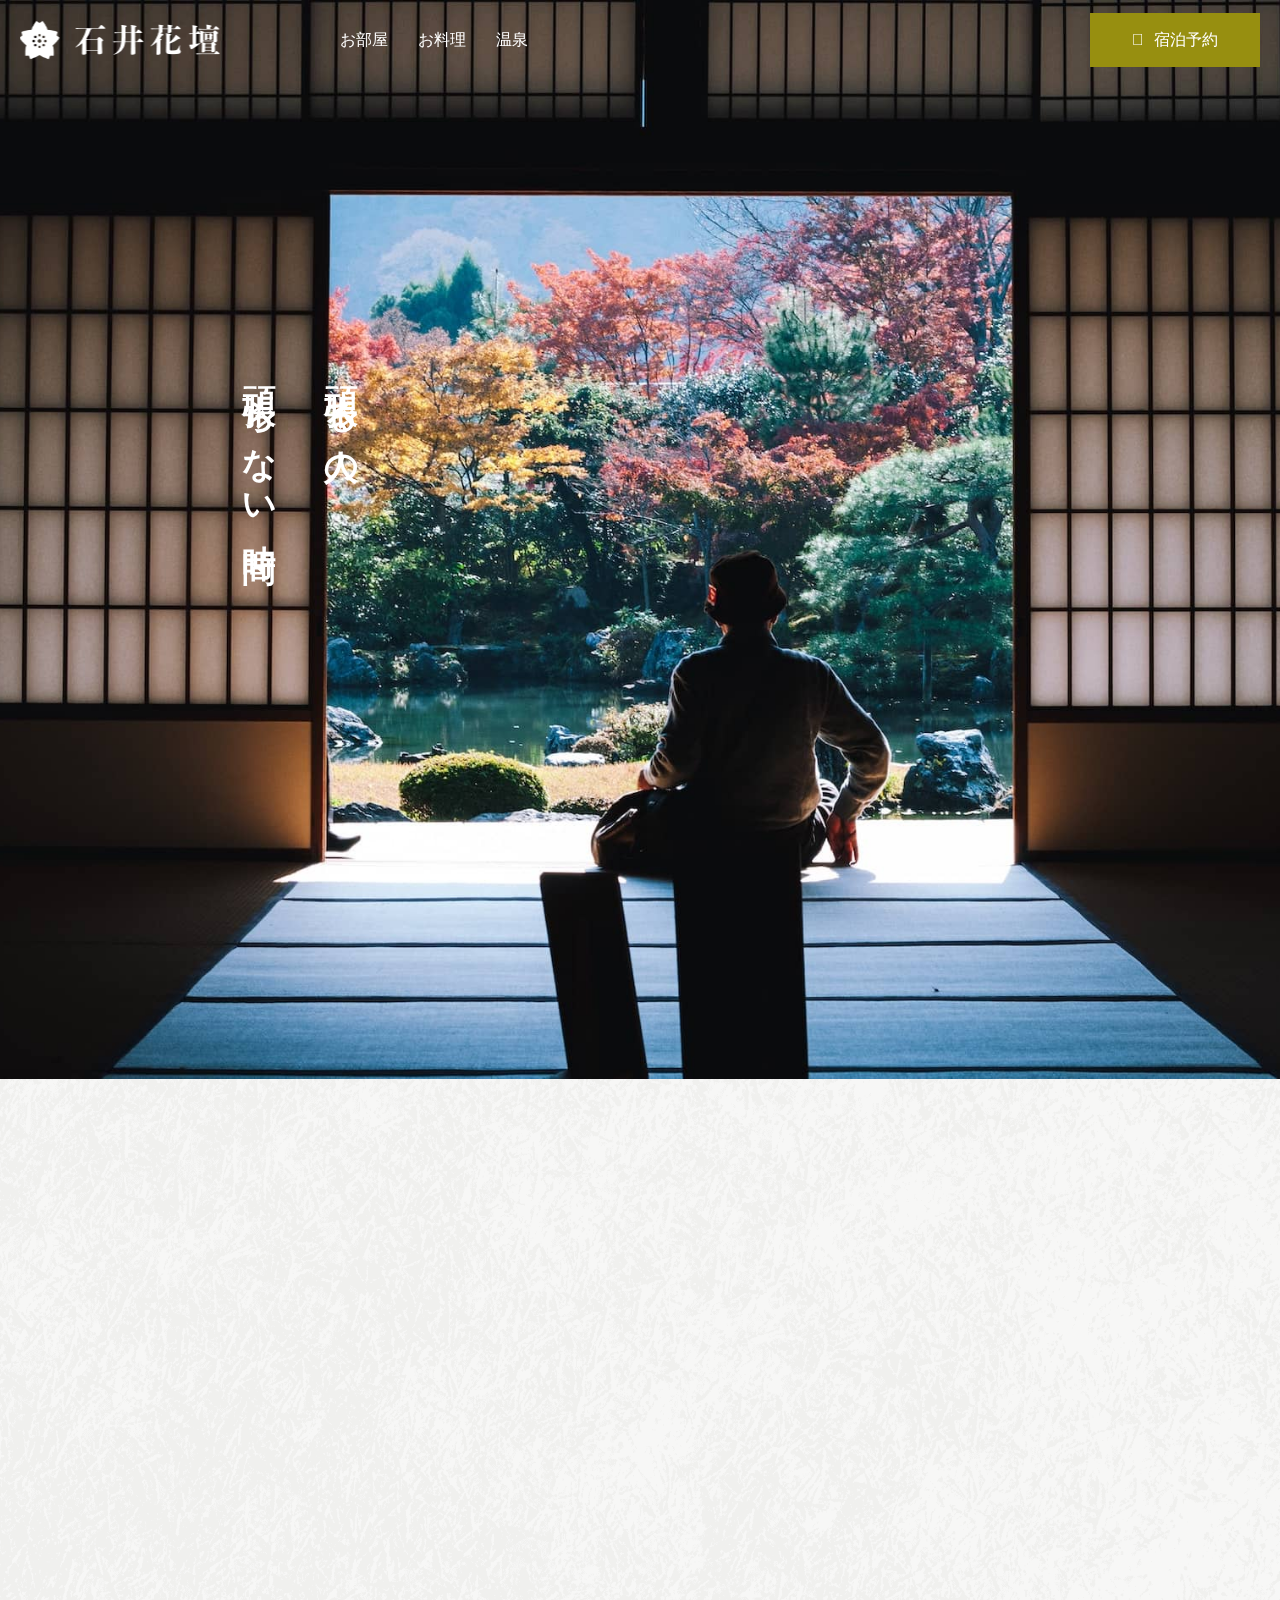
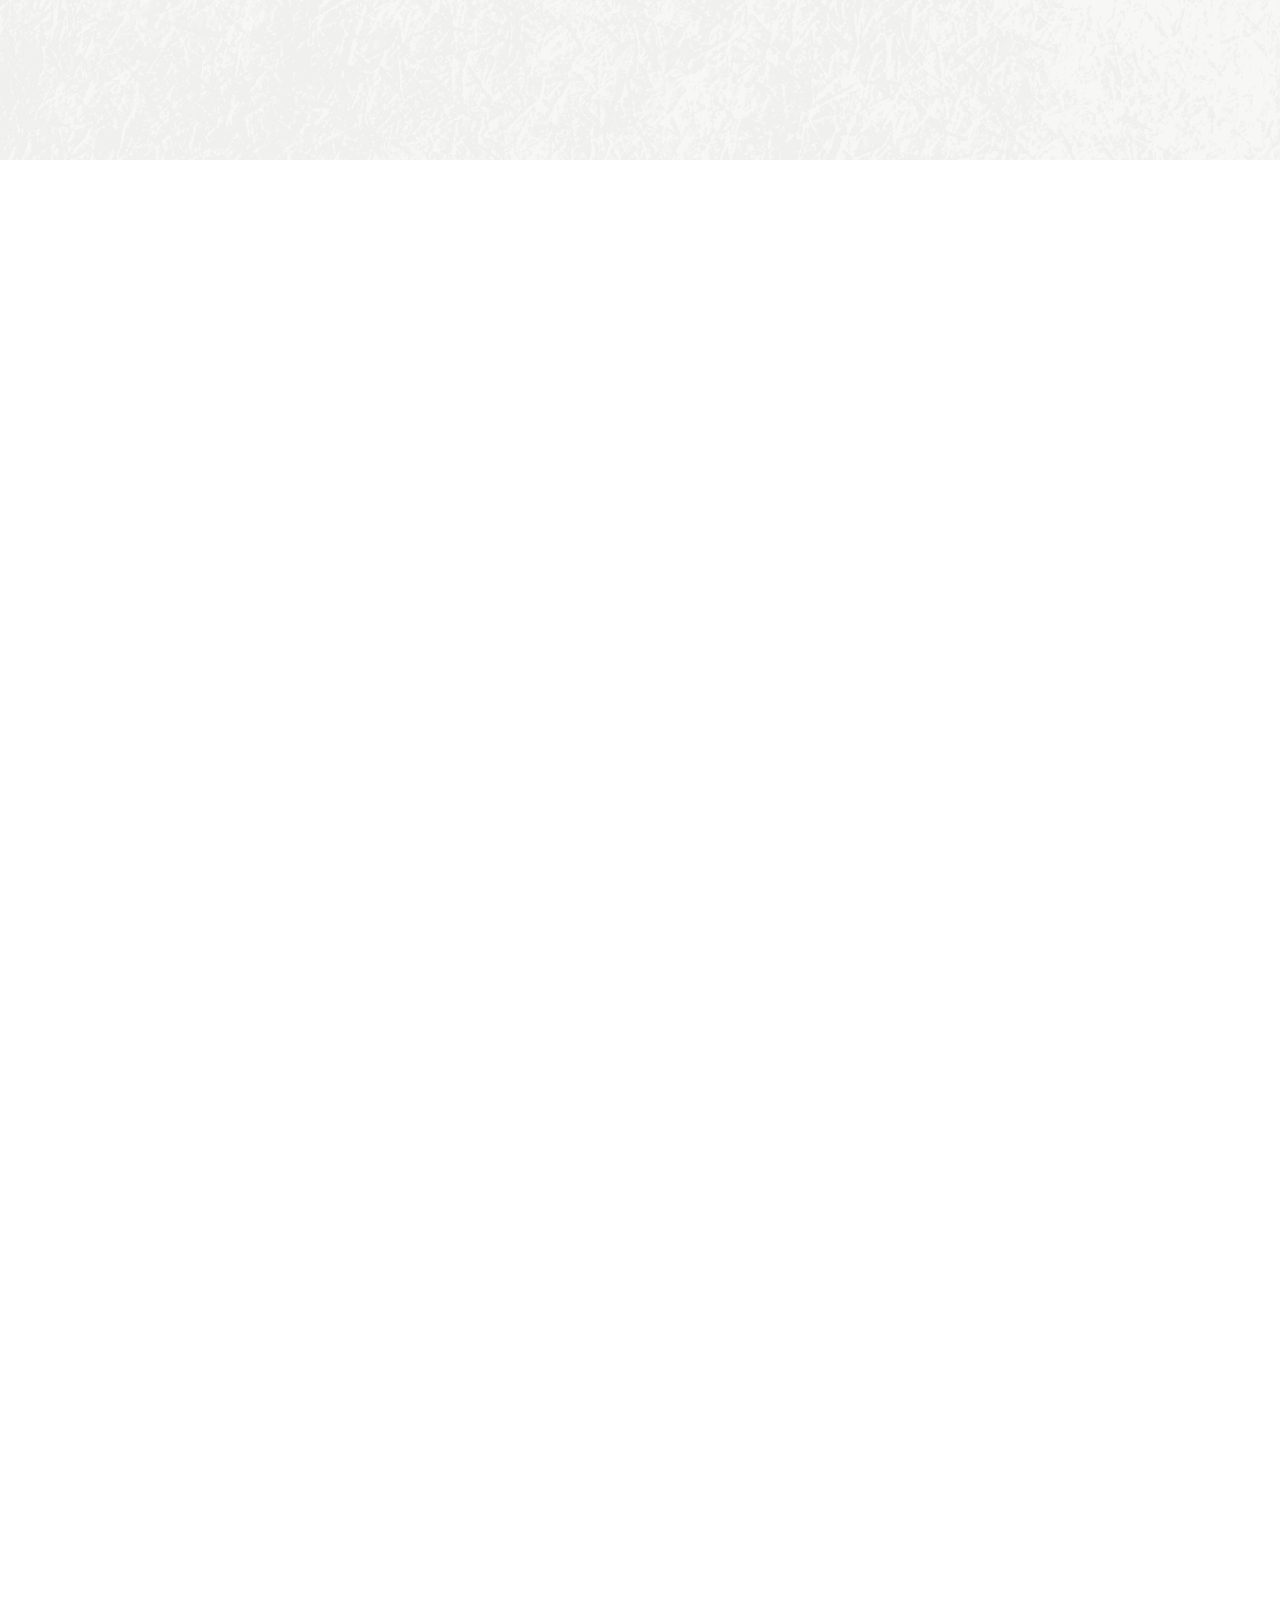
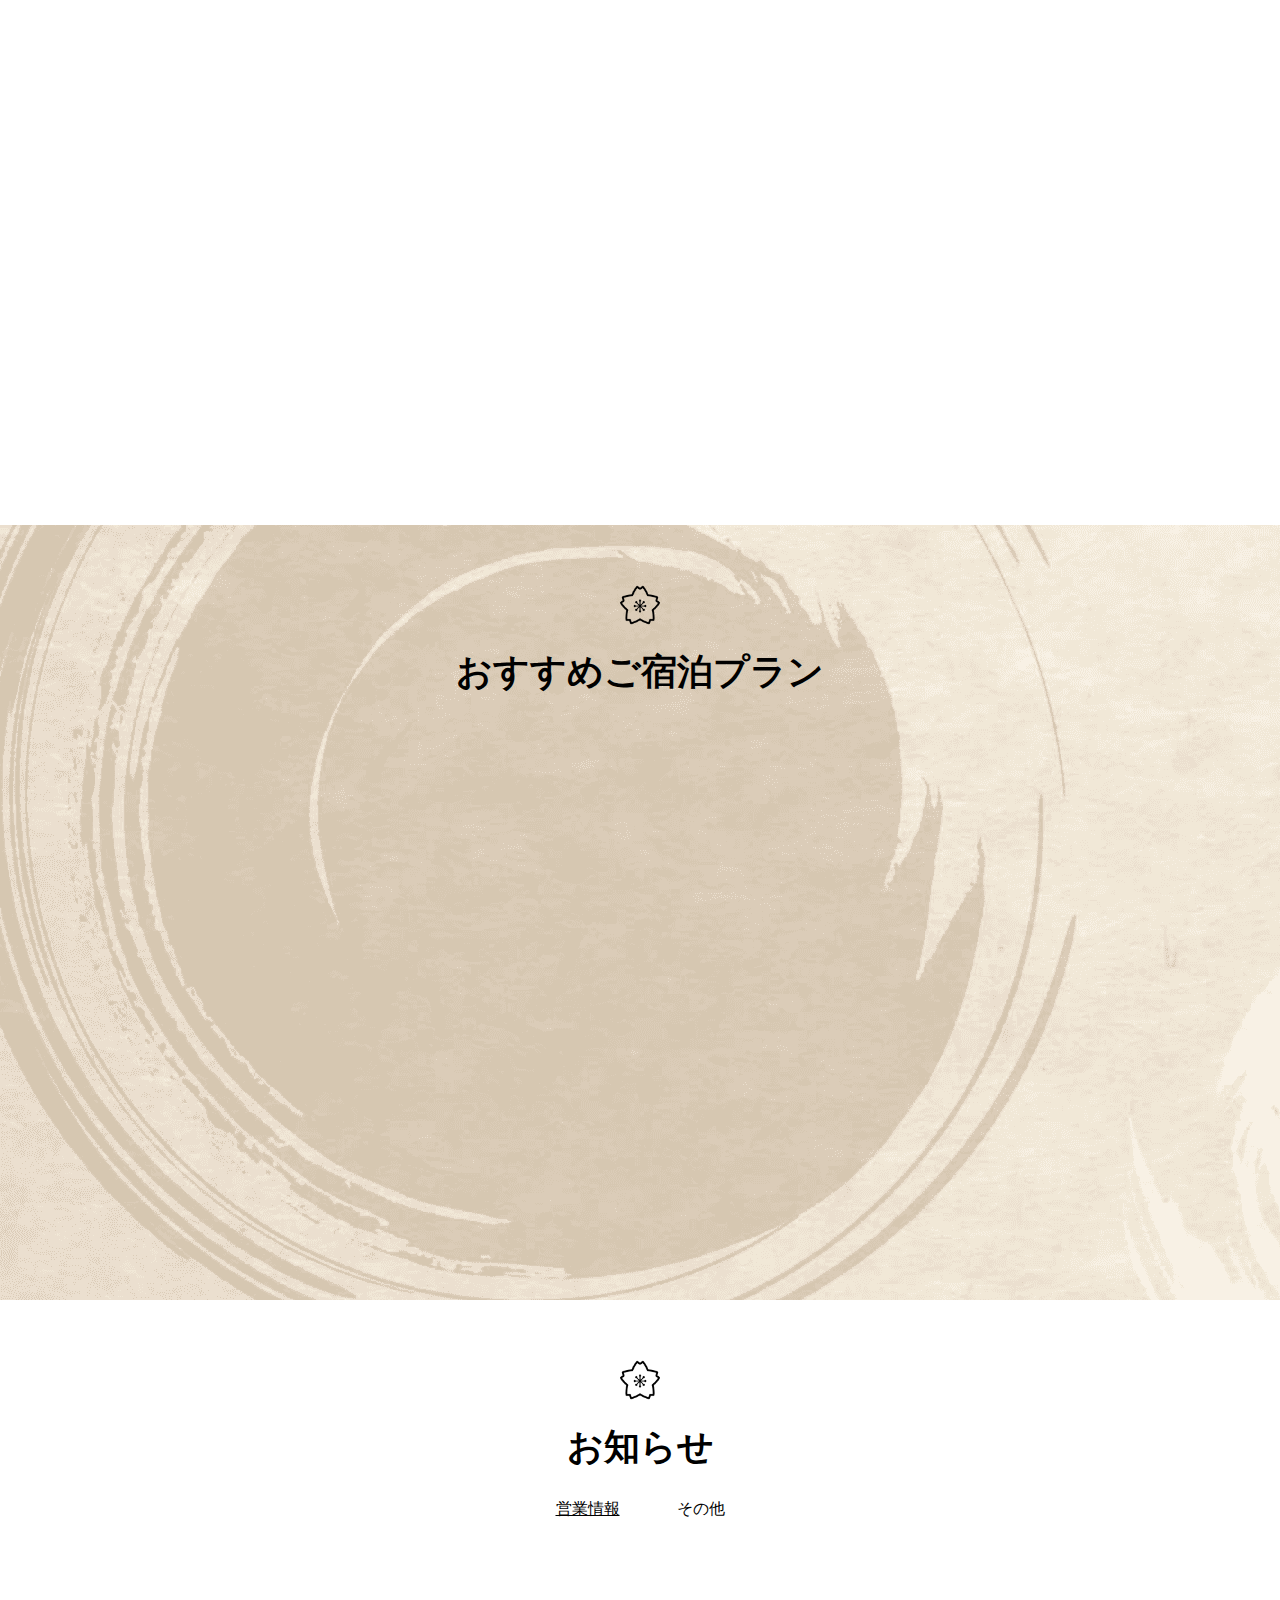
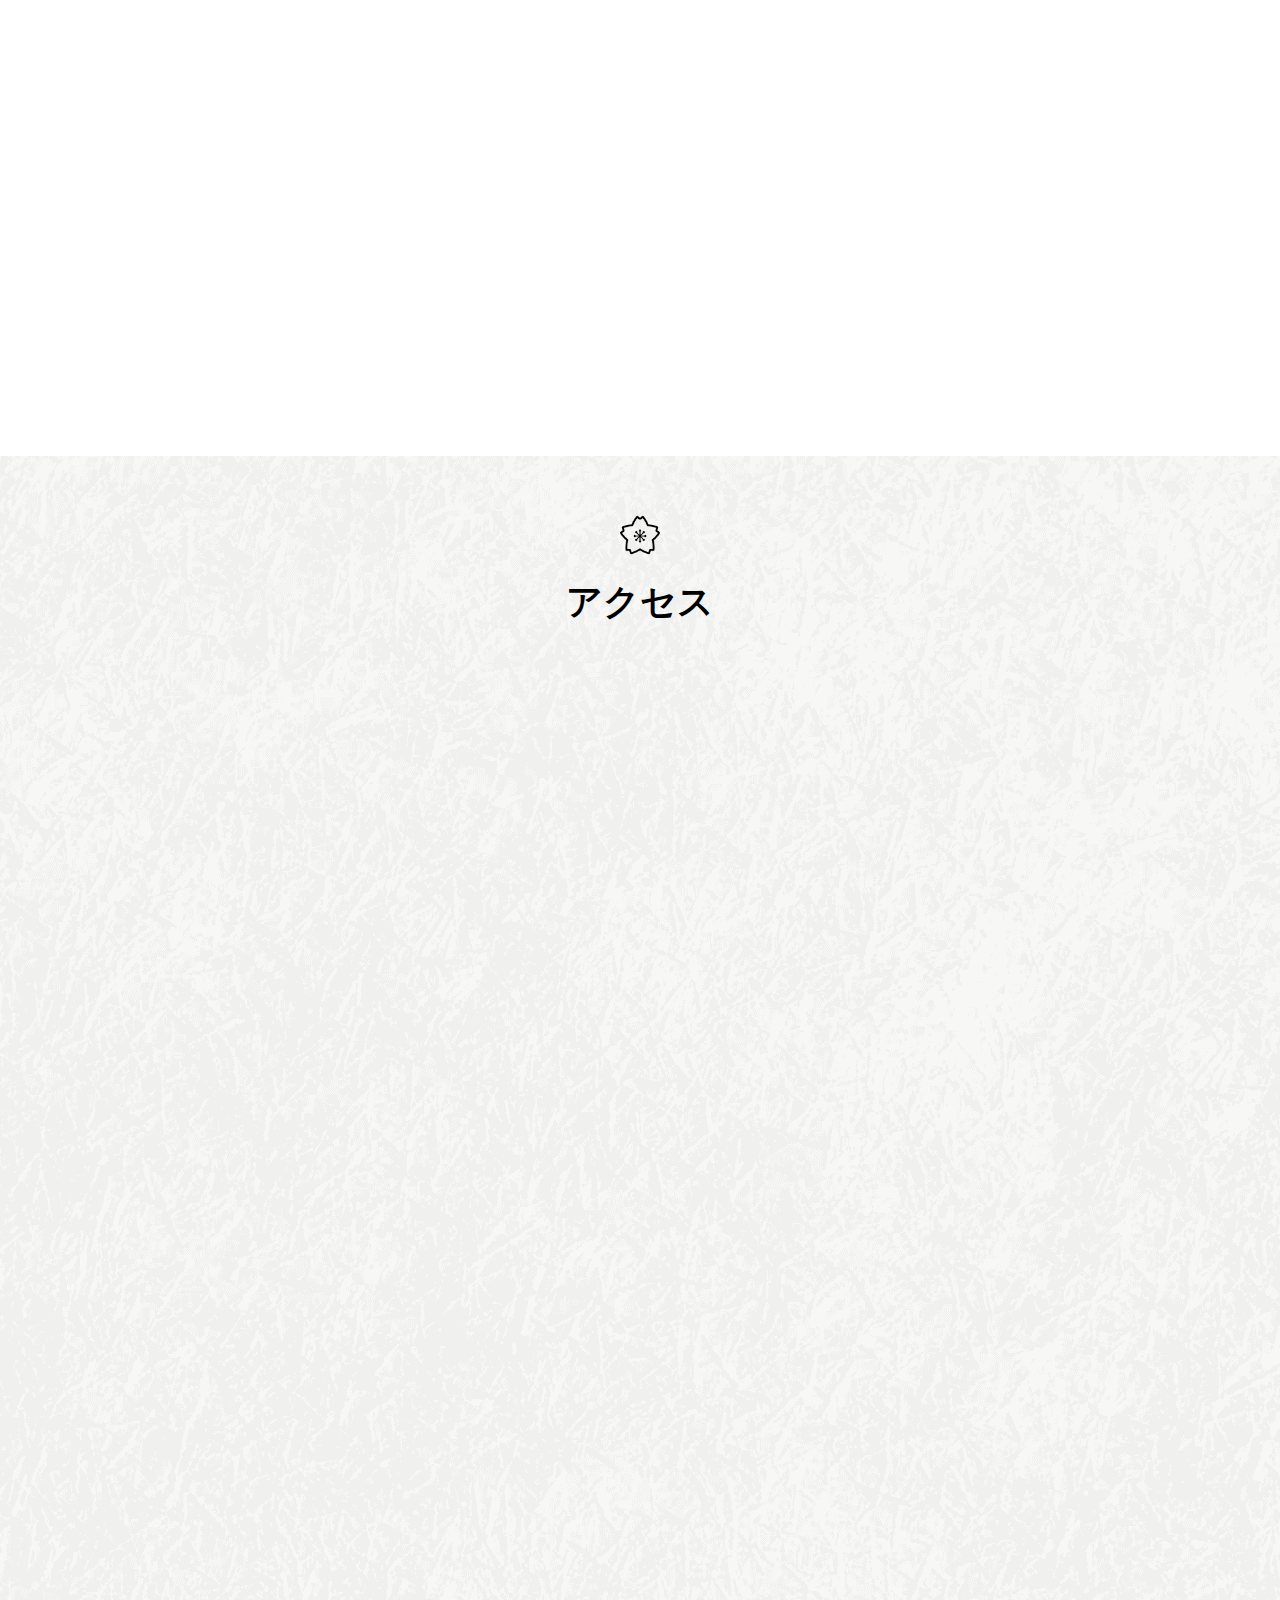
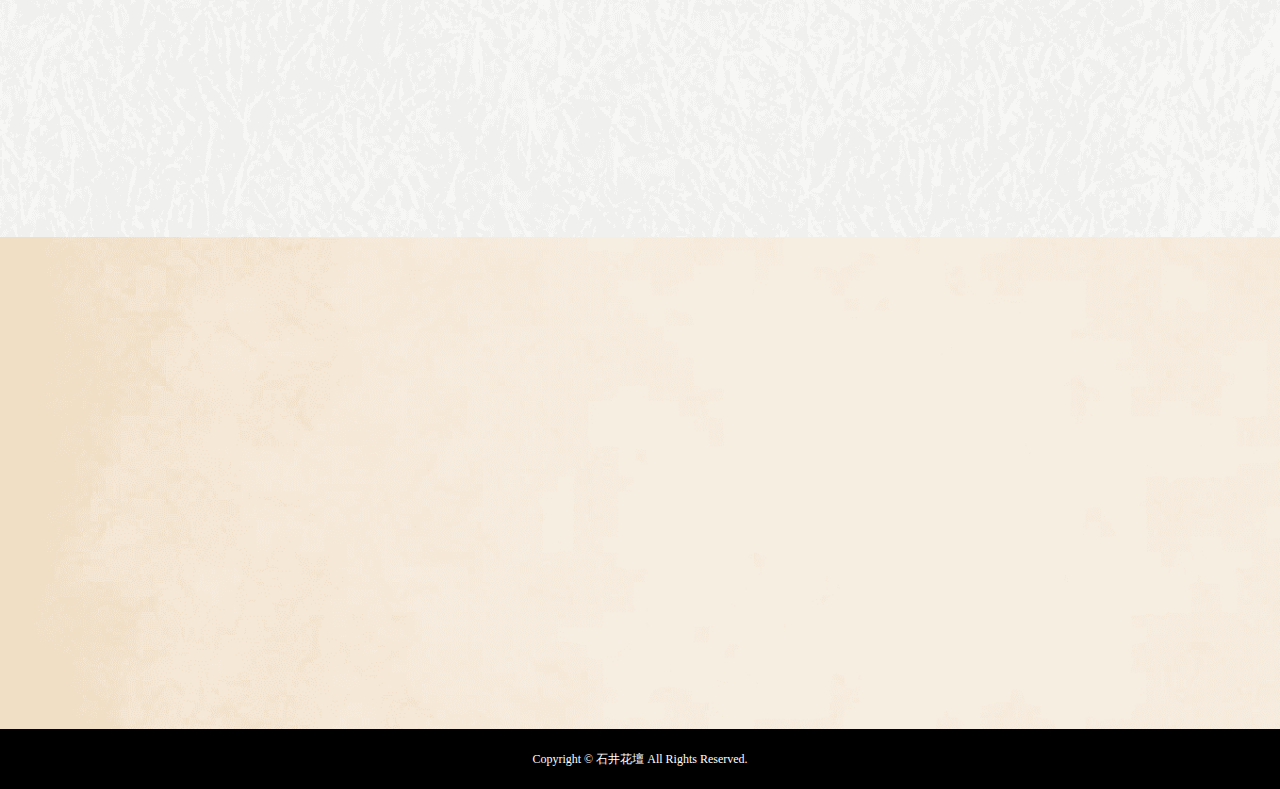
<file: index.html>
<!DOCTYPE html>
<html lang="ja">
  <head>
    <meta charset="UTF-8" />
    <meta http-equiv="X-UA-Compatible" content="IE=edge" />
    <meta name="viewport" content="width=device-width, initial-scale=1.0" />
    <!-- FontAwesome -->
    <link
      rel="stylesheet"
      href="https://use.fontawesome.com/releases/v5.15.4/css/all.css"
      integrity="sha384-DyZ88mC6Up2uqS4h/KRgHuoeGwBcD4Ng9SiP4dIRy0EXTlnuz47vAwmeGwVChigm"
      crossorigin="anonymous"
    />
    <link rel="stylesheet" href="css/sanitize.css" />
    <link rel="stylesheet" href="css/modules/aos.css" />
    <link rel="stylesheet" href="css/modules/flatpickr.css" />
    <link rel="stylesheet" href="css/modules/swiper.css" />
    <link rel="stylesheet" href="css/style.css" />
    <title>石井花壇 | 温海温泉旅館【公式サイト】</title>
    <meta
      name="description"
      content="日本古来の素材と現代的表現を併せ持つ温泉旅館、石井花壇。 伝統的「和」の息づく空間で、至極のひとときをお過ごしください。"
    />
  </head>
  <body>
    <!-- ヘッダー -->
    <header id="header">
      <div class="header__inner">
        <div class="header-logo-wrapper">
          <h1 class="header-logo" alt="石井花壇">
            <a href="index.html" class="header-logo__link"></a>
          </h1>
        </div>
        <div class="header-pc">
          <div class="header-nav-wrapper">
            <nav class="header-nav">
              <ul class="header-nav__list">
                <li class="header-nav__list-item">
                  <a href="room.html" class="header-nav__list-link">お部屋</a>
                </li>
                <li class="header-nav__list-item">
                  <a href="cook.html" class="header-nav__list-link">お料理</a>
                </li>
                <li class="header-nav__list-item">
                  <a href="onsen.html" class="header-nav__list-link">温泉</a>
                </li>
              </ul>
            </nav>
          </div>
          <div class="header-button-wrapper">
            <button class="button button--header is-modalShow">宿泊予約</button>
          </div>
        </div>
        <button class="mobile-menu__btn">
          <span></span>
          <span></span>
          <span></span>
        </button>
      </div>
      <!-- スマホメニューリスト -->
      <nav class="sp-menu">
        <ul class="sp-menu__list">
          <li class="sp-menu__list-item">
            <a href="room.html" class="sp-menu__list-link">お部屋</a>
          </li>
          <li class="sp-menu__list-item">
            <a href="cook.html" class="sp-menu__list-link">お料理</a>
          </li>
          <li class="sp-menu__list-item">
            <a href="onsen.html" class="sp-menu__list-link">温泉</a>
          </li>
        </ul>
        <div class="sp-menu__button-wrapper">
          <button class="button button--header is-modalShow">宿泊予約</button>
        </div>
      </nav>
    </header>
    <!-- モーダル -->
    <div class="modal-bg show"></div>
    <aside class="modal show">
      <div class="modal-window">
        <button class="modal-window__close is-modalClose">
          <span class="modal-window__close-icon"></span>
          <span class="modal-window__close-icon"></span>
        </button>
        <h2 class="modal-window__title">宿泊予約</h2>
        <form action="post" class="modal-window__form">
          <div class="modal-window__form-item">
            <label for="name" class="modal-window__form-label">お名前</label>
            <input
              type="text"
              name="name"
              id="name"
              class="modal-window__form-input"
              placeholder="例：石井正悟"
            />
          </div>
          <div class="modal-window__form-item">
            <label for="email" class="modal-window__form-label"
              >メールアドレス</label
            >
            <input
              type="email"
              name="email"
              id="email"
              class="modal-window__form-input"
              placeholder="例：Example@example.com"
            />
          </div>
          <div class="modal-window__form-item">
            <label for="plan" class="modal-window__form-label"
              >ご希望プラン（空いているプランのみ表示されます）</label
            >
            <select
              name="plan"
              size="1"
              id="plan"
              class="modal-window__form-select is-empty"
            >
              <option value="" hidden>プランを選択してください</option>
              <option value="【期間限定】海辺の四季旬采、贅沢美味懐石プラン">
                【期間限定】海辺の四季旬采、贅沢美味懐石プラン
              </option>
              <option value="平日に優雅に楽しむ、特別宿泊プラン">
                平日に優雅に楽しむ、特別宿泊プラン
              </option>
              <option
                value="絶景貸切露天と個室懐石を満喫できるファミリープラン"
              >
                絶景貸切露天と個室懐石を満喫できるファミリープラン
              </option>
            </select>
          </div>
          <div class="modal-window__form-item">
            <label for="date" class="modal-window__form-label">日時選択</label>
            <input
              type="text"
              id="date"
              class="modal-window__form-input"
              placeholder="日時を選択してください"
            />
          </div>
        </form>
      </div>
    </aside>
    <!-- メインビジュアル -->
    <div class="swiper">
      <div class="swiper-wrapper mv">
        <div class="swiper-slide">
          <div
            class="swiper-slide-img"
            style="background-image: url(images/mainbg01.jpg)"
          ></div>
        </div>
        <div class="swiper-slide">
          <div
            class="swiper-slide-img"
            style="background-image: url(images/mainbg02.jpg)"
          ></div>
        </div>
        <div class="swiper-slide">
          <div
            class="swiper-slide-img"
            style="background-image: url(images/mainbg03.jpg)"
          ></div>
        </div>
        <div class="mv__text-wrapper">
          <p class="mv__text">頑張る人の<br />頑張らない時間</p>
        </div>
      </div>
    </div>
    <!-- メインコンテンツ -->
    <div class="is-content-container">
      <main id="main">
        <section class="top">
          <div class="top__inner" data-aos="fade-in">
            <h2 class="top__title">
              <span class="top__title-front"></span
              >温海温泉の<br />美しさに癒されて
            </h2>
            <p class="top__text top-text-margin">
              東北の奥座敷である温海温泉郷<br />開湯は約1300年前とされ、役小角が<br />発見したと伝えられます
            </p>
            <p class="top__text top-text-margin">
              石井花壇は江戸より続く由緒ある旅館で<br />クラシックなつくりの中に大正ロマンあふれる<br />内装を残しております
            </p>
            <p class="top__text top-text-margin">
              圧倒的癒しの空間で<br />頑張る現代人に<br />頑張らない圧倒的な非日常をご提供します
            </p>
            <p class="top__name top-text-margin">石井花壇</p>
          </div>
        </section>
        <!-- /.top -->

        <!-- サービス内容 -->
        <section class="service-contents">
          <div class="service-detail" data-aos="fade-right">
            <div class="service-detail__img-wrapper">
              <img
                src="./images/oheya-top.jpg"
                alt="部屋の写真"
                class="service-detail__img"
              />
            </div>
            <div class="service-detail__text-wrapper">
              <h2 class="service-detail__title">
                喧騒から離れた空間<br />心落ち着く至極のひととき
              </h2>
              <p class="service-detail__text">
                まるで時が止まったかのような、圧倒的な静寂のなかで、
                ひたすらにゆったりと…。<br />最高級の「何もしない時間」をお過ごしください。
              </p>
              <a href="room.html" class="button button--service-detail"
                >お部屋について</a
              >
            </div>
          </div>
          <!-- /.service-detail -->
          <div class="service-detail" data-aos="fade-left">
            <div class="service-detail__img-wrapper">
              <img
                src="./images/menu-top.jpg"
                alt="極上の料理"
                class="service-detail__img"
              />
            </div>
            <div class="service-detail__text-wrapper">
              <h2 class="service-detail__title">
                出迎えるのは<br />極上の温海料理
              </h2>
              <p class="service-detail__text">
                最も旬の食材を愉しむ、最高の贅沢を
                最高級A5ランクの米沢牛と共に頂く。<br />あなたの人生史に残る「極上の感動」を
                お約束します。
              </p>
              <a href="cook.html" class="button button--service-detail"
                >料理について</a
              >
            </div>
          </div>
          <!-- /.service-detail -->
          <div class="service-detail" data-aos="fade-right">
            <div class="service-detail__img-wrapper">
              <img
                src="./images/onsen-top.jpg"
                alt="温泉"
                class="service-detail__img"
              />
            </div>
            <div class="service-detail__text-wrapper">
              <h2 class="service-detail__title">
                疲れ切った身体にやすらぎを<br />温海の源泉に癒やされて
              </h2>
              <p class="service-detail__text">
                古くは弘法大師の病をも治療したと言われる熱海の泉質。
                現代人の疲弊しきった身体を修復する最高級の湯治場として
                ご活用ください。
              </p>
              <a href="onsen.html" class="button button--service-detail"
                >温泉について</a
              >
            </div>
          </div>
          <!-- /.service-detail -->
        </section>
        <!-- /.service-contents -->

        <!-- プラン -->
        <section class="recommend-plans">
          <div class="section-titles">
            <div class="section-title-icon-wrapper">
              <img
                src="./images/logo02.png"
                srcset="./images/logo02.png 1x, ./images/logo02@2x.png 2x"
                alt="タイトルロゴ"
                class="section-title-icon"
              />
            </div>
            <h2 class="section-title">おすすめご宿泊プラン</h2>
          </div>
          <div class="recommend-plan-card-wrapper">
            <div class="recommend-plan-card" data-aos="fade-up">
              <div class="recommend-plan-card__img-wrapper">
                <img
                  src="./images/recommended01.jpg"
                  alt="朝食（のどぐろ）"
                  class="recommend-plan-card__img"
                />
              </div>
              <h3 class="recommend-plan-card__title">
                朝食付きプラン、日本近海で取れたのどぐろを朝食として…
              </h3>
              <p class="recommend-plan-card__text">
                最高級と称されるのどぐろ、正式には「アカムツ」と呼ばれる魚、味は独特の上品な味わいで、焼いても煮ても美味
              </p>
            </div>
            <div class="recommend-plan-card" data-aos="fade-up">
              <div class="recommend-plan-card__img-wrapper">
                <img
                  src="./images/recommended02.jpg"
                  alt="熱海蟹の味噌汁"
                  class="recommend-plan-card__img"
                />
              </div>
              <h3 class="recommend-plan-card__title">
                【期間限定】熱海蟹をたっぷりと 愉しむプラン。
              </h3>
              <p class="recommend-plan-card__text">
                温海で水揚げされた蟹は「温海蟹」
                として知られ、嗜好品として愛されて
                きました。この宿泊プランでは存分に
              </p>
            </div>
            <div class="recommend-plan-card" data-aos="fade-up">
              <div class="recommend-plan-card__img-wrapper">
                <img
                  src="./images/recommended03.jpg"
                  alt="熱海近海でとれた魚の船盛り"
                  class="recommend-plan-card__img"
                />
              </div>
              <h3 class="recommend-plan-card__title">
                【平日限定】贅沢美味懐石プラン。 海辺の四季旬彩プラン。
              </h3>
              <p class="recommend-plan-card__text">
                熱海近海で取れた魚を鮮度そのままに舟盛りに
                してご提供。生きた味をお楽しみください。
              </p>
            </div>
          </div>
        </section>
        <!-- /.recommend-plans -->

        <!-- お知らせ -->
        <section class="infomation">
          <div class="section-titles">
            <div class="section-title-icon-wrapper">
              <img
                src="./images/logo02.png"
                srcset="./images/logo02.png 1x, ./images/logo02@2x.png 2x"
                alt="タイトルロゴ"
                class="section-title-icon"
              />
            </div>
            <h2 class="section-title">お知らせ</h2>
          </div>

          <div class="infomation-button-wrapper">
            <button class="infomation-button js_tab active">営業情報</button>
            <button class="infomation-button js_tab">その他</button>
          </div>
          <div class="info-card-wrapper js_content show" data-aos="fade-up">
            <article class="info-card">
              <a href="#" class="info-card__link">
                <div class="info-card__img-wrapper">
                  <img
                    src="./images/news01.jpg"
                    alt="記事のサムネイル"
                    class="info-card__img"
                  />
                </div>
                <div class="info-card__text-wrapper">
                  <time class="info-card__date">2020.12.24</time>
                  <h3 class="info-card__title">
                    年末最後の営業日は27日になります。
                  </h3>
                </div>
              </a>
            </article>
            <article class="info-card">
              <a href="#" class="info-card__link">
                <div class="info-card__img-wrapper">
                  <img
                    src="./images/news02.jpg"
                    alt="記事のサムネイル"
                    class="info-card__img"
                  />
                </div>
                <div class="info-card__text-wrapper">
                  <time class="info-card__date">2020.12.24</time>
                  <h3 class="info-card__title">年末最後の営業日のお知らせ</h3>
                </div>
              </a>
            </article>
            <article class="info-card">
              <a href="#" class="info-card__link">
                <div class="info-card__img-wrapper">
                  <img
                    src="./images/news01.jpg"
                    alt="記事のサムネイル"
                    class="info-card__img"
                  />
                </div>
                <div class="info-card__text-wrapper">
                  <time class="info-card__date">2020.12.11</time>
                  <h3 class="info-card__title">
                    12.21は臨時休業とさせていただきますので、よろしく
                    お願いします。
                  </h3>
                </div>
              </a>
            </article>
            <article class="info-card">
              <a href="#" class="info-card__link">
                <div class="info-card__img-wrapper">
                  <img
                    src="./images/news02.jpg"
                    alt="記事のサムネイル"
                    class="info-card__img"
                  />
                </div>
                <div class="info-card__text-wrapper">
                  <time class="info-card__date">2020.12.24</time>
                  <h3 class="info-card__title">年末最後の営業日のお知らせ</h3>
                </div>
              </a>
            </article>
            <article class="info-card">
              <a href="#" class="info-card__link">
                <div class="info-card__img-wrapper">
                  <img
                    src="./images/news01.jpg"
                    alt="記事のサムネイル"
                    class="info-card__img"
                  />
                </div>
                <div class="info-card__text-wrapper">
                  <time class="info-card__date">2020.12.01</time>
                  <h3 class="info-card__title">
                    和室の改装を行いますため、12.10はお休み させていただきます。
                  </h3>
                </div>
              </a>
            </article>
            <article class="info-card">
              <a href="#" class="info-card__link">
                <div class="info-card__img-wrapper">
                  <img
                    src="./images/news02.jpg"
                    alt="記事のサムネイル"
                    class="info-card__img"
                  />
                </div>
                <div class="info-card__text-wrapper">
                  <time class="info-card__date">2020.12.24</time>
                  <h3 class="info-card__title">年末最後の営業日のお知らせ</h3>
                </div>
              </a>
            </article>
          </div>

          <div class="info-card-wrapper js_content">
            <article class="info-card">
              <a href="#" class="info-card__link">
                <div class="info-card__img-wrapper">
                  <img
                    src="./images/news01.jpg"
                    alt="記事のサムネイル"
                    class="info-card__img"
                  />
                </div>
                <div class="info-card__text-wrapper">
                  <time class="info-card__date">2020.12.24</time>
                  <h3 class="info-card__title">その他</h3>
                </div>
              </a>
            </article>
            <article class="info-card">
              <a href="#" class="info-card__link">
                <div class="info-card__img-wrapper">
                  <img
                    src="./images/news02.jpg"
                    alt="記事のサムネイル"
                    class="info-card__img"
                  />
                </div>
                <div class="info-card__text-wrapper">
                  <time class="info-card__date">2020.12.24</time>
                  <h3 class="info-card__title">その他　その他　その他</h3>
                </div>
              </a>
            </article>
            <article class="info-card">
              <a href="#" class="info-card__link">
                <div class="info-card__img-wrapper">
                  <img
                    src="./images/news01.jpg"
                    alt="記事のサムネイル"
                    class="info-card__img"
                  />
                </div>
                <div class="info-card__text-wrapper">
                  <time class="info-card__date">2020.12.11</time>
                  <h3 class="info-card__title">
                    その他　その他　その他　その他　その他　その他　その他　その他　その他　その他
                  </h3>
                </div>
              </a>
            </article>
            <article class="info-card">
              <a href="#" class="info-card__link">
                <div class="info-card__img-wrapper">
                  <img
                    src="./images/news02.jpg"
                    alt="記事のサムネイル"
                    class="info-card__img"
                  />
                </div>
                <div class="info-card__text-wrapper">
                  <time class="info-card__date">2020.12.24</time>
                  <h3 class="info-card__title">
                    その他　その他　その他　その他　その他　その他　その他
                  </h3>
                </div>
              </a>
            </article>
            <article class="info-card">
              <a href="#" class="info-card__link">
                <div class="info-card__img-wrapper">
                  <img
                    src="./images/news01.jpg"
                    alt="記事のサムネイル"
                    class="info-card__img"
                  />
                </div>
                <div class="info-card__text-wrapper">
                  <time class="info-card__date">2020.12.01</time>
                  <h3 class="info-card__title">その他その他その他その他</h3>
                </div>
              </a>
            </article>
          </div>
        </section>
        <!-- /.infomation -->

        <!-- アクセス -->
        <section class="access">
          <div class="access__inner">
            <div class="section-titles">
              <div class="section-title-icon-wrapper">
                <img
                  src="./images/logo02.png"
                  srcset="./images/logo02.png 1x, ./images/logo02@2x.png 2x"
                  alt="タイトルロゴ"
                  class="section-title-icon"
                />
              </div>
              <h2 class="section-title">アクセス</h2>
            </div>
            <div class="contact-address" data-aos="fade-up">
              <div class="contact-address__img-wrapper">
                <img
                  src="./images/acess.jpg"
                  alt="旅館の外観"
                  class="contact-address__img"
                />
              </div>
              <div class="contact-address__text-wrapper">
                <h3 class="contact-address__title">住所</h3>
                <p class="contact-address__text">
                  〒000-0000<br />山形県鶴岡市xxxxxxxxxx
                </p>
                <h3 class="contact-address__title">TEL/FAX</h3>
                <p class="contact-address__text">000-0000-0000/00-0000-0000</p>
                <h3 class="contact-address__title">営業時間</h3>
                <p class="contact-address__text">14:00-23:00</p>
                <p
                  class="
                    contact-address__text--warning
                    contact-address__text--warning
                  "
                >
                  ＊4名以上のご予約の場合は、最寄り駅の「鶴岡駅」より送迎が可能ですので、
                  ご連絡ください。
                </p>
              </div>
            </div>
            <div class="access-map-wrapper" data-aos="fade-up">
              <iframe
                src="https://www.google.com/maps/embed?pb=!1m18!1m12!1m3!1d399277.0182916973!2d139.50440123994417!3d38.57174795597068!2m3!1f0!2f0!3f0!3m2!1i1024!2i768!4f13.1!3m3!1m2!1s0x5f8c752ece99152b%3A0xc6ea0016956290d7!2z5bGx5b2i55yM6ba05bKh5biC!5e0!3m2!1sja!2sjp!4v1632437938849!5m2!1sja!2sjp"
                width="100%"
                height="100%"
                style="border: 0"
                allowfullscreen=""
                loading="lazy"
              ></iframe>
            </div>
          </div>
        </section>
        <!-- /.access -->
      </main>
      <!-- フッター -->
      <footer id="footer">
        <div class="footer-top">
          <div class="footer-top__inner" data-aos="fade-in">
            <div class="footer-list-wrapper">
              <ul class="footer-list">
                <li class="fotter-list__item">
                  <a href="onsen.html" class="footer-list__link">温泉</a>
                </li>
                <li class="fotter-list__item">
                  <a href="cook.html" class="footer-list__link">お料理</a>
                </li>
                <li class="fotter-list__item">
                  <a href="room.html" class="footer-list__link">お部屋</a>
                </li>
              </ul>
            </div>
            <div class="footer-logo-wrapper">
              <img
                src="./images/footer-logo.png"
                srcset="
                  ./images/footer-logo.png    1x,
                  ./images/footer-logo@2x.png 2x
                "
                alt="フッターのロゴ"
                class="footer-logo"
              />
            </div>
            <div class="footer-contact-address">
              <p class="footer-contact-address__text">
                〒000-0000　<span
                  class="
                    footer-contact-address__text
                    footer-contact-address__text--space
                  "
                  >山形県鶴岡市xxxxxxxxxxx</span
                >
              </p>
              <p class="footer-contact-address__text">
                TEL.000-0000-0000　FAX.00-0000-0000
              </p>
            </div>
          </div>
        </div>
        <div class="copy-right">
          <small class="copy-right__text"
            >Copyright © 石井花壇 All Rights Reserved.</small
          >
        </div>
      </footer>
    </div>

    <!-- JavaScript -->
    <script defer src="./js/main.bundle.js"></script>
  </body>
</html>
</file>
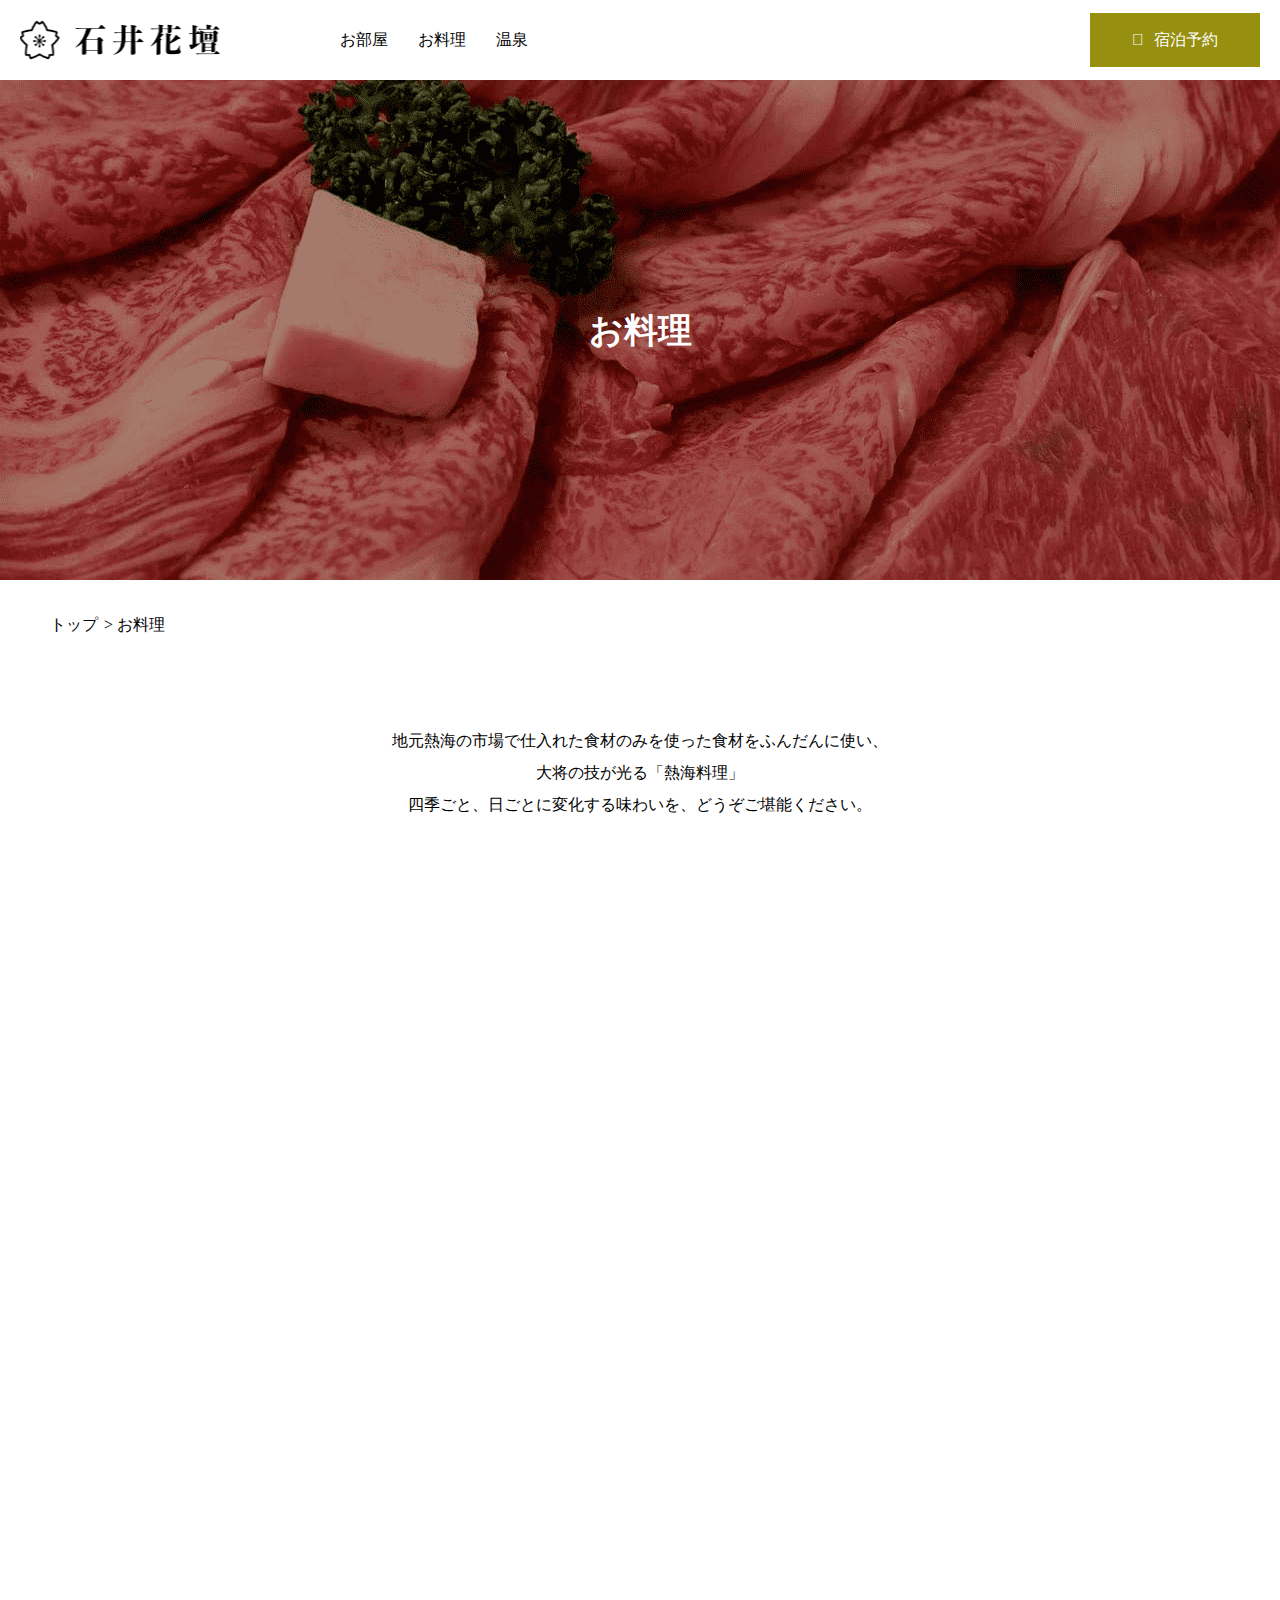
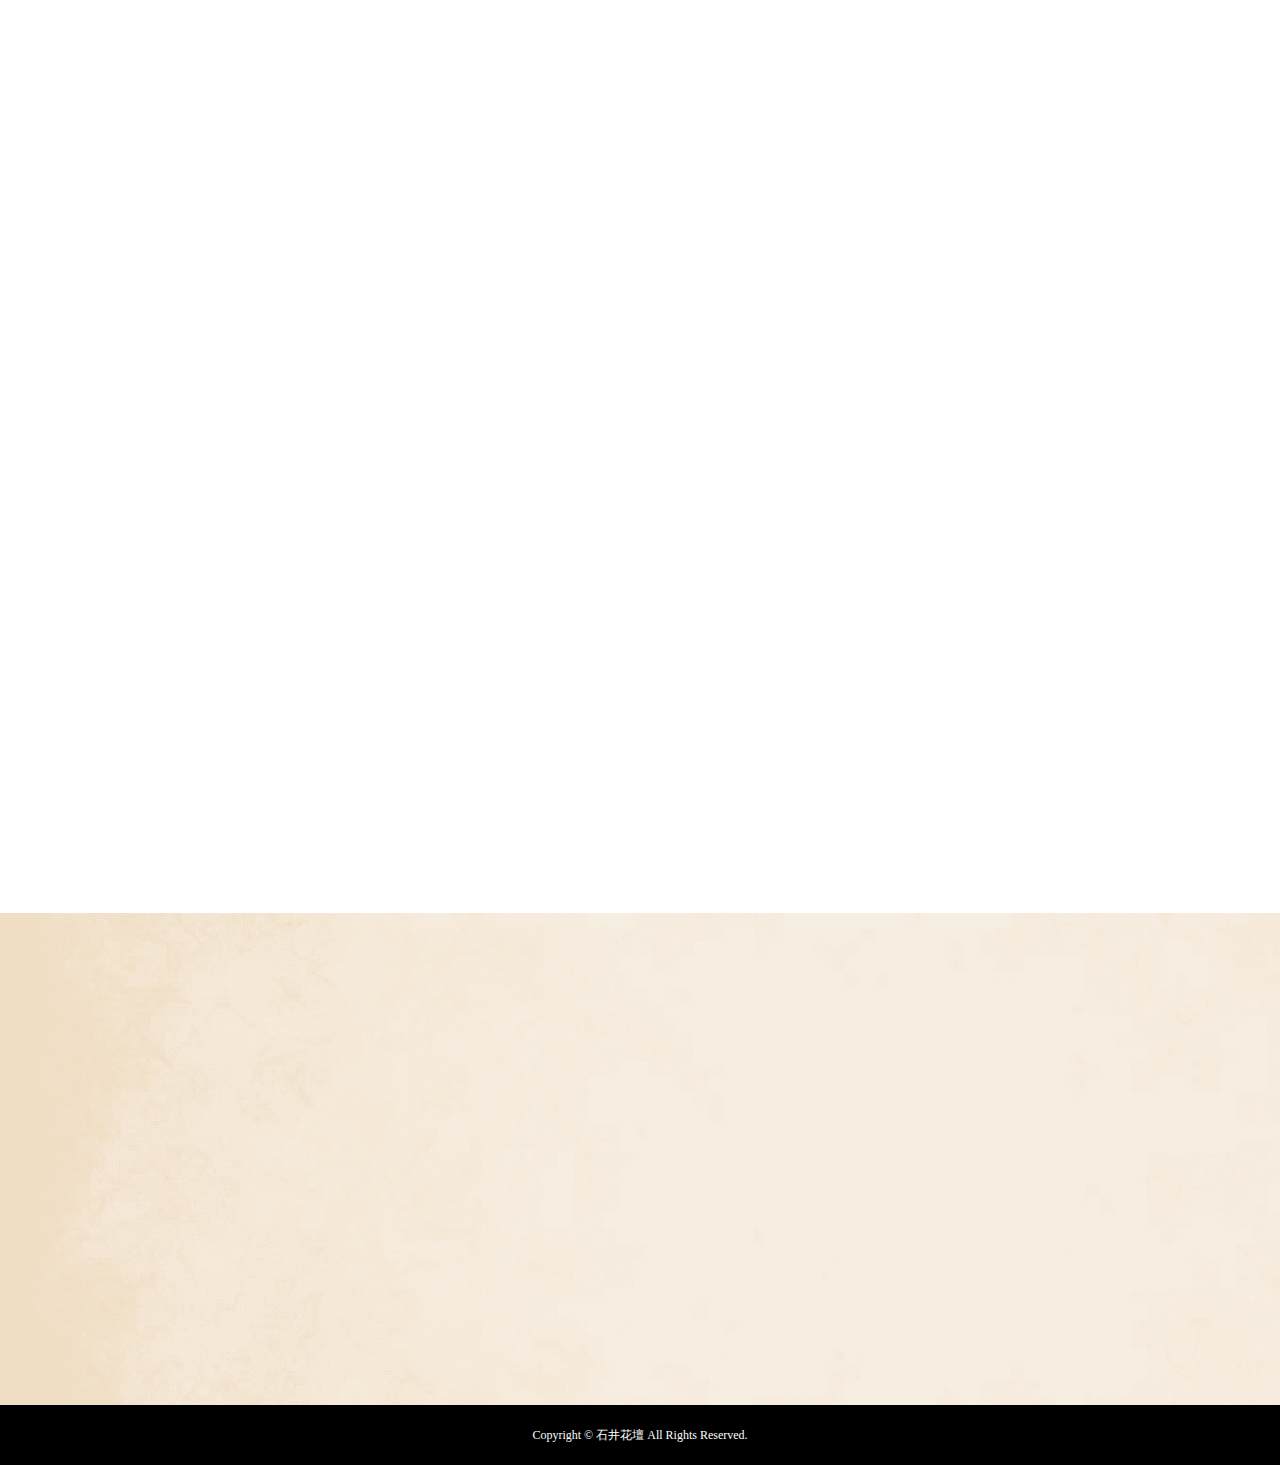
<file: cook.html>
<!DOCTYPE html>
<html lang="ja">
  <head>
    <meta charset="UTF-8" />
    <meta http-equiv="X-UA-Compatible" content="IE=edge" />
    <meta name="viewport" content="width=device-width, initial-scale=1.0" />
    <!-- FontAwesome -->
    <link
      rel="stylesheet"
      href="https://use.fontawesome.com/releases/v5.15.4/css/all.css"
      integrity="sha384-DyZ88mC6Up2uqS4h/KRgHuoeGwBcD4Ng9SiP4dIRy0EXTlnuz47vAwmeGwVChigm"
      crossorigin="anonymous"
    />
    <link rel="stylesheet" href="css/sanitize.css" />
    <link rel="stylesheet" href="css/modules/aos.css" />
    <link rel="stylesheet" href="css/modules/flatpickr.css" />
    <link rel="stylesheet" href="css/modules/swiper.css" />
    <link rel="stylesheet" href="css/style.css" />
    <title>お料理-石井花壇 | 温海温泉旅館【公式サイト】</title>
    <meta name="description" content="お料理について-石井花壇" />
  </head>
  <body>
    <!-- ヘッダー -->
    <header id="header" class="header-scroll">
      <div class="header__inner">
        <div class="header-logo-wrapper">
          <h1 class="header-logo" alt="石井花壇">
            <a href="index.html" class="header-logo__link header-scroll"></a>
          </h1>
        </div>
        <div class="header-pc">
          <div class="header-nav-wrapper">
            <nav class="header-nav">
              <ul class="header-nav__list">
                <li class="header-nav__list-item">
                  <a
                    href="room.html"
                    class="header-nav__list-link header-scroll"
                    >お部屋</a
                  >
                </li>
                <li class="header-nav__list-item">
                  <a
                    href="cook.html"
                    class="header-nav__list-link header-scroll"
                    >お料理</a
                  >
                </li>
                <li class="header-nav__list-item">
                  <a
                    href="onsen.html"
                    class="header-nav__list-link header-scroll"
                    >温泉</a
                  >
                </li>
              </ul>
            </nav>
          </div>
          <div class="header-button-wrapper">
            <button class="button button--header is-modalShow">宿泊予約</button>
          </div>
        </div>
        <button class="mobile-menu__btn header-scroll">
          <span></span>
          <span></span>
          <span></span>
        </button>
      </div>
      <!-- スマホメニューリスト -->
      <nav class="sp-menu">
        <ul class="sp-menu__list">
          <li class="sp-menu__list-item">
            <a href="room.html" class="sp-menu__list-link">お部屋</a>
          </li>
          <li class="sp-menu__list-item">
            <a href="cook.html" class="sp-menu__list-link">お料理</a>
          </li>
          <li class="sp-menu__list-item">
            <a href="onsen.html" class="sp-menu__list-link">温泉</a>
          </li>
        </ul>
        <div class="sp-menu__button-wrapper">
          <button class="button button--header is-modalShow">宿泊予約</button>
        </div>
      </nav>
    </header>
    <!-- モーダル -->
    <div class="modal-bg show"></div>
    <aside class="modal show">
      <div class="modal-window">
        <button class="modal-window__close is-modalClose">
          <span class="modal-window__close-icon"></span>
          <span class="modal-window__close-icon"></span>
        </button>
        <h2 class="modal-window__title">宿泊予約</h2>
        <form action="post" class="modal-window__form">
          <div class="modal-window__form-item">
            <label for="name" class="modal-window__form-label">お名前</label>
            <input
              type="text"
              name="name"
              id="name"
              class="modal-window__form-input"
              placeholder="例：石井正悟"
            />
          </div>
          <div class="modal-window__form-item">
            <label for="email" class="modal-window__form-label"
              >メールアドレス</label
            >
            <input
              type="email"
              name="email"
              id="email"
              class="modal-window__form-input"
              placeholder="例：Example@example.com"
            />
          </div>
          <div class="modal-window__form-item">
            <label for="plan" class="modal-window__form-label"
              >ご希望プラン（空いているプランのみ表示されます）</label
            >
            <select
              name="plan"
              size="1"
              id="plan"
              class="modal-window__form-select is-empty"
            >
              <option value="" hidden>プランを選択してください</option>
              <option value="【期間限定】海辺の四季旬采、贅沢美味懐石プラン">
                【期間限定】海辺の四季旬采、贅沢美味懐石プラン
              </option>
              <option value="平日に優雅に楽しむ、特別宿泊プラン">
                平日に優雅に楽しむ、特別宿泊プラン
              </option>
              <option
                value="絶景貸切露天と個室懐石を満喫できるファミリープラン"
              >
                絶景貸切露天と個室懐石を満喫できるファミリープラン
              </option>
            </select>
          </div>
          <div class="modal-window__form-item">
            <label for="date" class="modal-window__form-label">日時選択</label>
            <input
              type="text"
              id="date"
              class="modal-window__form-input"
              placeholder="日時を選択してください"
            />
          </div>
        </form>
      </div>
    </aside>

    <!-- メインビジュアル -->
    <div class="sub-mv sub-mv--cook">
      <div class="sub-mv__title-wrapper">
        <h2 class="sub-mv__title">お料理</h2>
      </div>
    </div>

    <!-- パンくずリスト -->
    <div class="breadcrumb">
      <div class="breadcrumb__inner">
        <ol class="breadcrumb__list">
          <li class="breadcrumb__list-item">
            <a href="index.html" class="breadcrumb__list-link">トップ</a>
          </li>
          <li class="breadcrumb__list-item">
            <a href="#" class="breadcrumb__list-link">お料理</a>
          </li>
        </ol>
      </div>
    </div>

    <!-- メインコンテンツ -->
    <main>
      <div id="main-content">
        <div class="main-message-wrapper">
          <p class="main-message">
            地元熱海の市場で仕入れた食材のみを使った食材をふんだんに使い、<br />大将の技が光る「熱海料理」<br />四季ごと、日ごとに変化する味わいを、どうぞご堪能ください。
          </p>
        </div>
        <!-- /.main-message-wrapper -->

        <!-- 特徴 -->
        <section class="features">
          <div class="feature-card" data-aos="fade-right">
            <div class="feature-card__img-wrapper">
              <img
                src="./images/menu01.png"
                srcset="./images/menu01.png 1x, ./images/menu01@2x.png 2x"
                alt="地元食材にこだわった会席料理"
                class="feature-card__img"
              />
            </div>
            <div class="feature-card__messages">
              <h2 class="feature-card__title">地元食材にこだわった会席料理</h2>
              <p class="feature-card__text">
                みずみずしくほのかに甘い野菜、新鮮で味に深みがある魚介類、肉類。<br />旬の素材をそのままに生かす、経験に裏打ちされた確かな技。<br />四季ごと、日ごとに変化する味わいを、どうぞご堪能ください。
              </p>
            </div>
          </div>
          <!-- /.feature-card -->
          <div class="feature-card" data-aos="fade-left">
            <div
              class="
                feature-card__img-wrapper feature-card__img-wrapper--reverse
              "
            >
              <img
                src="./images/menu02.png"
                srcset="./images/menu02.png 1x, ./images/menu02@2x.png 2x"
                alt="熱海の漁港で目利きの品を"
                class="feature-card__img"
              />
            </div>
            <div class="feature-card__messages feature-card__messages--reverse">
              <h2 class="feature-card__title">熱海の漁港で目利きの品を</h2>
              <p class="feature-card__text">
                石井花壇でお出しする料理はすべて料理長である大将の目利きで、<br />熱海の魚市場でその日のうちに仕入れたものを使用しております。<br />日本海の宝玉を十分にお楽しみください。
              </p>
            </div>
          </div>
          <!-- /.feature-card--reverse -->
          <div class="feature-card" data-aos="fade-right">
            <div class="feature-card__img-wrapper">
              <img
                src="./images/menu03.png"
                srcset="./images/menu03.png 1x, ./images/menu03@2x.png 2x"
                alt="食材が一流、職人も一流"
                class="feature-card__img"
              />
            </div>
            <div class="feature-card__messages">
              <h2 class="feature-card__title">食材が一流、職人も一流</h2>
              <p class="feature-card__text">
                石井花壇の料理人は料亭で20年経験を積んだものばかり。<br />その時の最も旬な食材を、最高の調理でお届けします。<br />また、お料理への細かいご要望にもお答えできますので、<br />お気軽にお申し付けください。
              </p>
            </div>
          </div>
          <!-- /.feature-card -->
        </section>
      </div>
      <!-- /#main-content -->
    </main>

    <!-- フッター -->
    <footer id="footer">
      <div class="footer-top">
        <div class="footer-top__inner" data-aos="fade-in">
          <div class="footer-list-wrapper">
            <ul class="footer-list">
              <li class="fotter-list__item">
                <a href="onsen.html" class="footer-list__link">温泉</a>
              </li>
              <li class="fotter-list__item">
                <a href="cook.html" class="footer-list__link">お料理</a>
              </li>
              <li class="fotter-list__item">
                <a href="#" class="footer-list__link">お部屋</a>
              </li>
            </ul>
          </div>
          <div class="footer-logo-wrapper">
            <img
              src="./images/footer-logo.png"
              srcset="
                ./images/footer-logo.png    1x,
                ./images/footer-logo@2x.png 2x
              "
              alt="フッターのロゴ"
              class="footer-logo"
            />
          </div>
          <div class="footer-contact-address">
            <p class="footer-contact-address__text">
              〒000-0000　<span
                class="
                  footer-contact-address__text
                  footer-contact-address__text--space
                "
                >山形県鶴岡市xxxxxxxxxxx</span
              >
            </p>
            <p class="footer-contact-address__text">
              TEL.000-0000-0000　FAX.00-0000-0000
            </p>
          </div>
        </div>
      </div>
      <div class="copy-right">
        <small class="copy-right__text"
          >Copyright © 石井花壇 All Rights Reserved.</small
        >
      </div>
    </footer>

    <!-- JavaScript -->
    <script type="application/ld+json">
      {
        "@context": "https://schema.org",
        "@type": "BreadcrumbList",
        "itemListElement": [
          {
            "@type": "ListItem",
            "position": 1,
            "name": "トップ",
            "item": "https://cluster-seo.com/"
          },
          {
            "@type": "ListItem",
            "position": 2,
            "name": "お料理",
            "item": "https://cluster-seo.com/blog/category/seo/"
          }
        ]
      }
    </script>

    <script src="./js/sub.bundle.js" defer></script>
  </body>
</html>
</file>
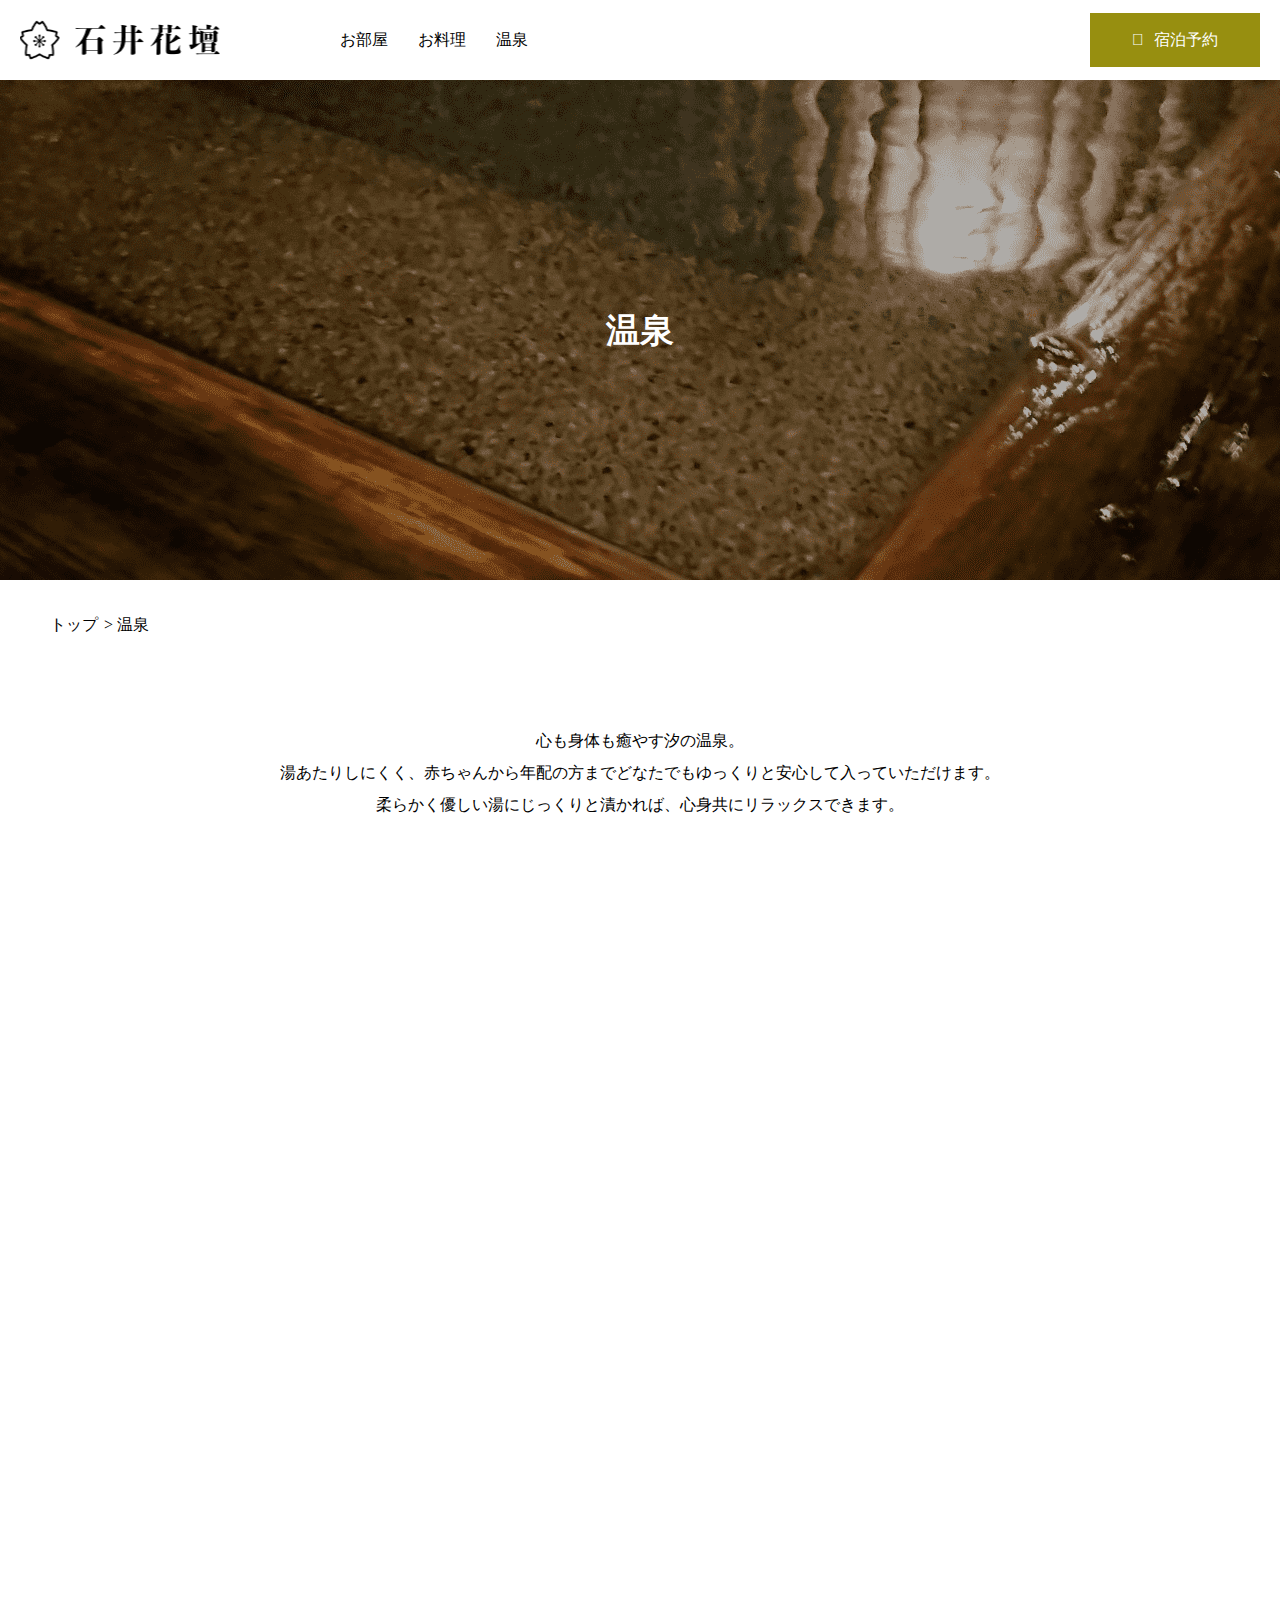
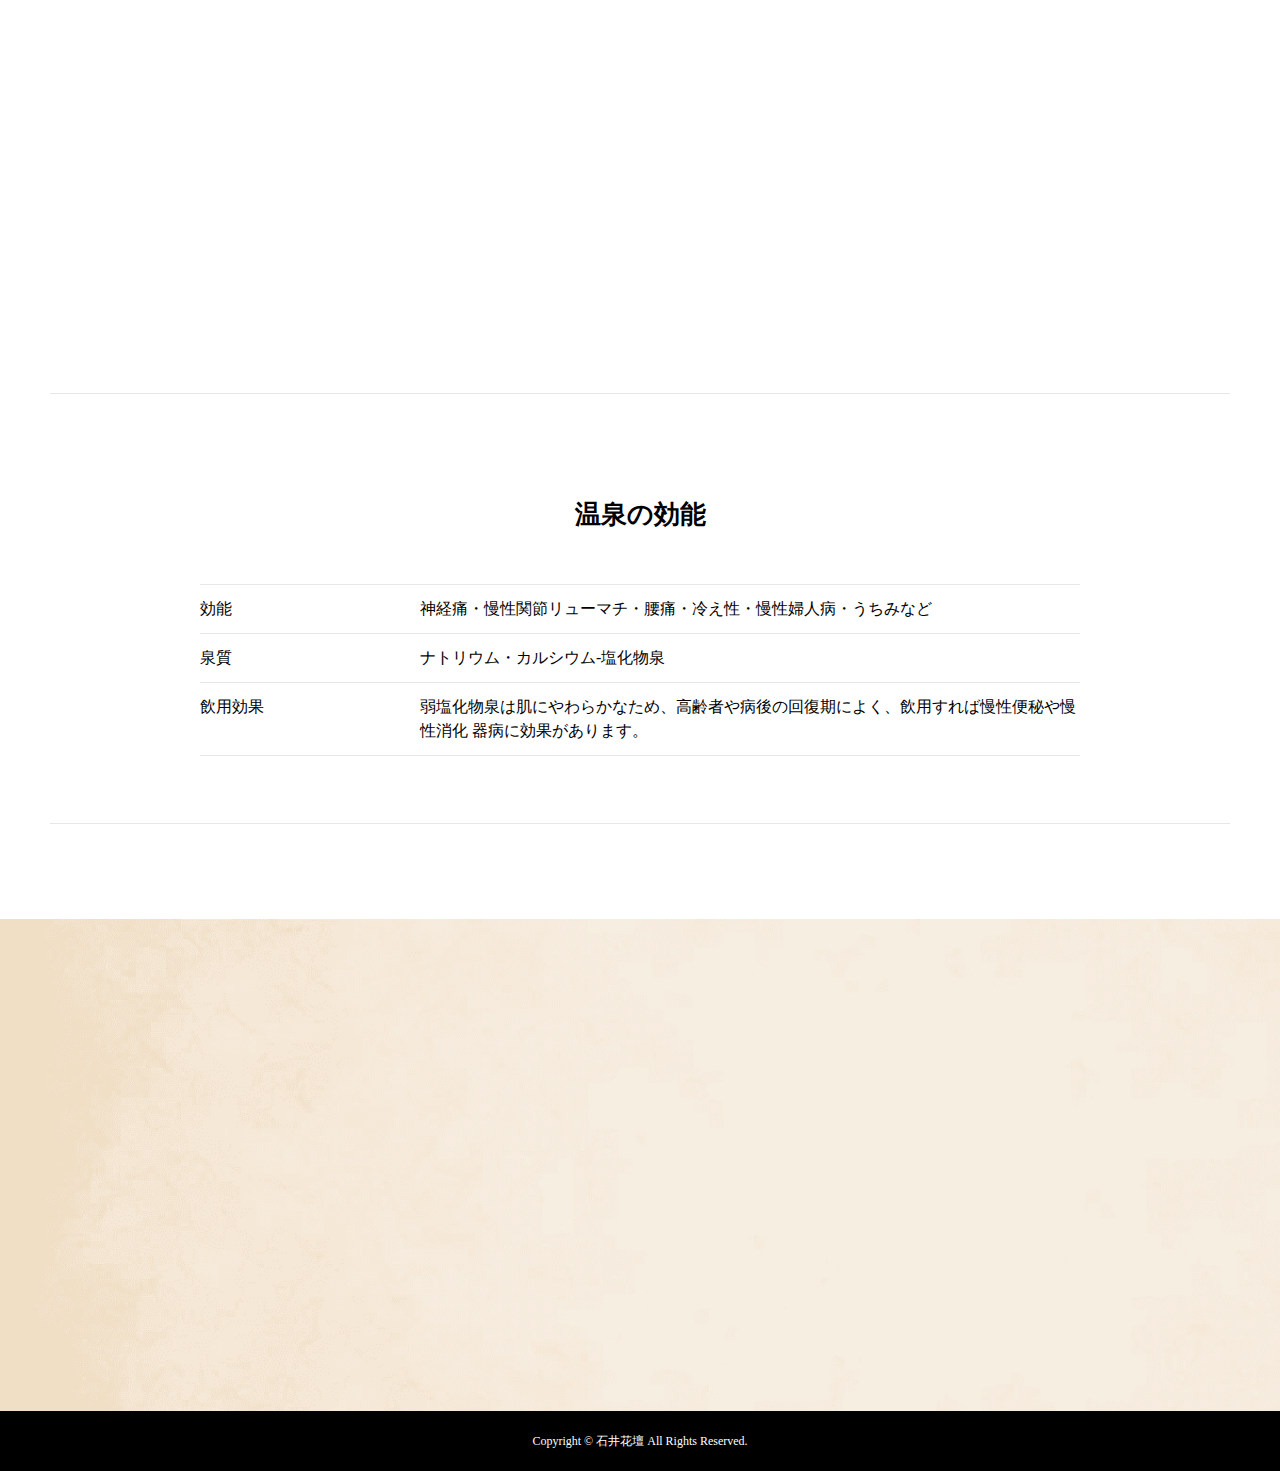
<file: onsen.html>
<!DOCTYPE html>
<html lang="ja">
  <head>
    <meta charset="UTF-8" />
    <meta http-equiv="X-UA-Compatible" content="IE=edge" />
    <meta name="viewport" content="width=device-width, initial-scale=1.0" />
    <!-- FontAwesome -->
    <link
      rel="stylesheet"
      href="https://use.fontawesome.com/releases/v5.15.4/css/all.css"
      integrity="sha384-DyZ88mC6Up2uqS4h/KRgHuoeGwBcD4Ng9SiP4dIRy0EXTlnuz47vAwmeGwVChigm"
      crossorigin="anonymous"
    />
    <link rel="stylesheet" href="css/sanitize.css" />
    <link rel="stylesheet" href="css/modules/aos.css" />
    <link rel="stylesheet" href="css/modules/flatpickr.css" />
    <link rel="stylesheet" href="css/modules/swiper.css" />
    <link rel="stylesheet" href="css/style.css" />
    <title>温泉-石井花壇 | 温海温泉旅館【公式サイト】</title>
    <meta name="description" content="温泉について-石井花壇" />
  </head>
  <body>
    <!-- ヘッダー -->
    <header id="header" class="header-scroll">
      <div class="header__inner">
        <div class="header-logo-wrapper">
          <h1 class="header-logo" alt="石井花壇">
            <a href="index.html" class="header-logo__link header-scroll"></a>
          </h1>
        </div>
        <div class="header-pc">
          <div class="header-nav-wrapper">
            <nav class="header-nav">
              <ul class="header-nav__list">
                <li class="header-nav__list-item">
                  <a
                    href="room.html"
                    class="header-nav__list-link header-scroll"
                    >お部屋</a
                  >
                </li>
                <li class="header-nav__list-item">
                  <a
                    href="cook.html"
                    class="header-nav__list-link header-scroll"
                    >お料理</a
                  >
                </li>
                <li class="header-nav__list-item">
                  <a
                    href="onsen.html"
                    class="header-nav__list-link header-scroll"
                    >温泉</a
                  >
                </li>
              </ul>
            </nav>
          </div>
          <div class="header-button-wrapper">
            <button class="button button--header is-modalShow">宿泊予約</button>
          </div>
        </div>
        <button class="mobile-menu__btn header-scroll">
          <span></span>
          <span></span>
          <span></span>
        </button>
      </div>
      <!-- スマホメニューリスト -->
      <nav class="sp-menu">
        <ul class="sp-menu__list">
          <li class="sp-menu__list-item">
            <a href="room.html" class="sp-menu__list-link">お部屋</a>
          </li>
          <li class="sp-menu__list-item">
            <a href="cook.html" class="sp-menu__list-link">お料理</a>
          </li>
          <li class="sp-menu__list-item">
            <a href="onsen.html" class="sp-menu__list-link">温泉</a>
          </li>
        </ul>
        <div class="sp-menu__button-wrapper">
          <button class="button button--header is-modalShow">宿泊予約</button>
        </div>
      </nav>
    </header>
    <!-- モーダル -->
    <div class="modal-bg show"></div>
    <aside class="modal show">
      <div class="modal-window">
        <button class="modal-window__close is-modalClose">
          <span class="modal-window__close-icon"></span>
          <span class="modal-window__close-icon"></span>
        </button>
        <h2 class="modal-window__title">宿泊予約</h2>
        <form action="post" class="modal-window__form">
          <div class="modal-window__form-item">
            <label for="name" class="modal-window__form-label">お名前</label>
            <input
              type="text"
              name="name"
              id="name"
              class="modal-window__form-input"
              placeholder="例：石井正悟"
            />
          </div>
          <div class="modal-window__form-item">
            <label for="email" class="modal-window__form-label"
              >メールアドレス</label
            >
            <input
              type="email"
              name="email"
              id="email"
              class="modal-window__form-input"
              placeholder="例：Example@example.com"
            />
          </div>
          <div class="modal-window__form-item">
            <label for="plan" class="modal-window__form-label"
              >ご希望プラン（空いているプランのみ表示されます）</label
            >
            <select
              name="plan"
              size="1"
              id="plan"
              class="modal-window__form-select is-empty"
            >
              <option value="" hidden>プランを選択してください</option>
              <option value="【期間限定】海辺の四季旬采、贅沢美味懐石プラン">
                【期間限定】海辺の四季旬采、贅沢美味懐石プラン
              </option>
              <option value="平日に優雅に楽しむ、特別宿泊プラン">
                平日に優雅に楽しむ、特別宿泊プラン
              </option>
              <option
                value="絶景貸切露天と個室懐石を満喫できるファミリープラン"
              >
                絶景貸切露天と個室懐石を満喫できるファミリープラン
              </option>
            </select>
          </div>
          <div class="modal-window__form-item">
            <label for="date" class="modal-window__form-label">日時選択</label>
            <input
              type="text"
              id="date"
              class="modal-window__form-input"
              placeholder="日時を選択してください"
            />
          </div>
        </form>
      </div>
    </aside>

    <!-- メインビジュアル -->
    <div class="sub-mv sub-mv--onsen">
      <div class="sub-mv__title-wrapper">
        <h2 class="sub-mv__title">温泉</h2>
      </div>
    </div>

    <!-- パンくずリスト -->
    <div class="breadcrumb">
      <div class="breadcrumb__inner">
        <ol class="breadcrumb__list">
          <li class="breadcrumb__list-item">
            <a href="index.html" class="breadcrumb__list-link">トップ</a>
          </li>
          <li class="breadcrumb__list-item">
            <a href="#" class="breadcrumb__list-link">温泉</a>
          </li>
        </ol>
      </div>
    </div>

    <!-- メインコンテンツ -->
    <main>
      <div id="main-content">
        <div class="main-message-wrapper">
          <p class="main-message">
            心も身体も癒やす汐の温泉。<br />湯あたりしにくく、赤ちゃんから年配の方までどなたでもゆっくりと安心して入っていただけます。<br />柔らかく優しい湯にじっくりと漬かれば、心身共にリラックスできます。
          </p>
        </div>
        <!-- /.main-message-wrapper -->

        <!-- 特徴 -->
        <section class="features">
          <div class="feature-card" data-aos="fade-right">
            <div class="feature-card__img-wrapper">
              <img
                src="./images/onsen01.png"
                srcset="./images/onsen01.png 1x, ./images/onsen01@2x.png 2x"
                alt="貸し切り露天風呂「雲居の湯」"
                class="feature-card__img"
              />
            </div>
            <div class="feature-card__messages">
              <h2 class="feature-card__title">貸し切り露天風呂「雲居の湯」</h2>
              <p class="feature-card__text">
                弱酸性の湯質が優しく肌を包み込むような心地よさ<br />最上階の露天風呂「雲居の湯」では、湯冷めしにくい食塩泉を<br />熱海の町並みを遠方に望みながら・・・
              </p>
            </div>
          </div>
          <!-- /.feature-card -->
          <div class="feature-card" data-aos="fade-left">
            <div
              class="
                feature-card__img-wrapper feature-card__img-wrapper--reverse
              "
            >
              <img
                src="./images/onsen02.png"
                srcset="./images/onsen02.png 1x, ./images/onsen02@2x.png 2x"
                alt="美肌を促す乳白色の硫黄泉を"
                class="feature-card__img"
              />
            </div>
            <div class="feature-card__messages feature-card__messages--reverse">
              <h2 class="feature-card__title">美肌を促す乳白色の硫黄泉を</h2>
              <p class="feature-card__text">
                まじりっけなしの白いにごり湯。鳥海山から引いた酸性の強い硫酸塩泉を、<br />たっぷりと掛け流しています。<br />四季の移り変わりを、天然温泉の湯に浸りながら味わってください。
              </p>
            </div>
          </div>
          <!-- /.feature-card--reverse -->
        </section>

        <!-- 温泉の効果 -->
        <section class="onsen-effect">
          <h2 class="onsen-effect__title">温泉の効能</h2>
          <dl class="onsen-effect__list">
            <div class="onsen-effect__list-item">
              <dt class="onsen-effect__term">効能</dt>
              <dd class="onsen-effect__desc">
                神経痛・慢性関節リューマチ・腰痛・冷え性・慢性婦人病・うちみなど
              </dd>
            </div>
            <div class="onsen-effect__list-item">
              <dt class="onsen-effect__term">泉質</dt>
              <dd class="onsen-effect__desc">
                ナトリウム・カルシウム-塩化物泉
              </dd>
            </div>
            <div class="onsen-effect__list-item">
              <dt class="onsen-effect__term">飲用効果</dt>
              <dd class="onsen-effect__desc">
                弱塩化物泉は肌にやわらかなため、高齢者や病後の回復期によく、飲用すれば慢性便秘や慢性消化
                器病に効果があります。
              </dd>
            </div>
          </dl>
        </section>
        <!-- /.onsen-effect -->
      </div>
      <!-- /#main-content -->
    </main>

    <!-- フッター -->
    <footer id="footer">
      <div class="footer-top">
        <div class="footer-top__inner" data-aos="fade-in">
          <div class="footer-list-wrapper">
            <ul class="footer-list">
              <li class="fotter-list__item">
                <a href="onsen.html" class="footer-list__link">温泉</a>
              </li>
              <li class="fotter-list__item">
                <a href="cook.html" class="footer-list__link">お料理</a>
              </li>
              <li class="fotter-list__item">
                <a href="#" class="footer-list__link">お部屋</a>
              </li>
            </ul>
          </div>
          <div class="footer-logo-wrapper">
            <img
              src="./images/footer-logo.png"
              srcset="
                ./images/footer-logo.png    1x,
                ./images/footer-logo@2x.png 2x
              "
              alt="フッターのロゴ"
              class="footer-logo"
            />
          </div>
          <div class="footer-contact-address">
            <p class="footer-contact-address__text">
              〒000-0000　<span
                class="
                  footer-contact-address__text
                  footer-contact-address__text--space
                "
                >山形県鶴岡市xxxxxxxxxxx</span
              >
            </p>
            <p class="footer-contact-address__text">
              TEL.000-0000-0000　FAX.00-0000-0000
            </p>
          </div>
        </div>
      </div>
      <div class="copy-right">
        <small class="copy-right__text"
          >Copyright © 石井花壇 All Rights Reserved.</small
        >
      </div>
    </footer>

    <!-- JavaScript -->
    <script type="application/ld+json">
      {
        "@context": "https://schema.org",
        "@type": "BreadcrumbList",
        "itemListElement": [
          {
            "@type": "ListItem",
            "position": 1,
            "name": "トップ",
            "item": "https://cluster-seo.com/"
          },
          {
            "@type": "ListItem",
            "position": 2,
            "name": "温泉",
            "item": "https://cluster-seo.com/blog/category/seo/"
          }
        ]
      }
    </script>
    <script src="./js/sub.bundle.js" defer></script>
  </body>
</html>
</file>
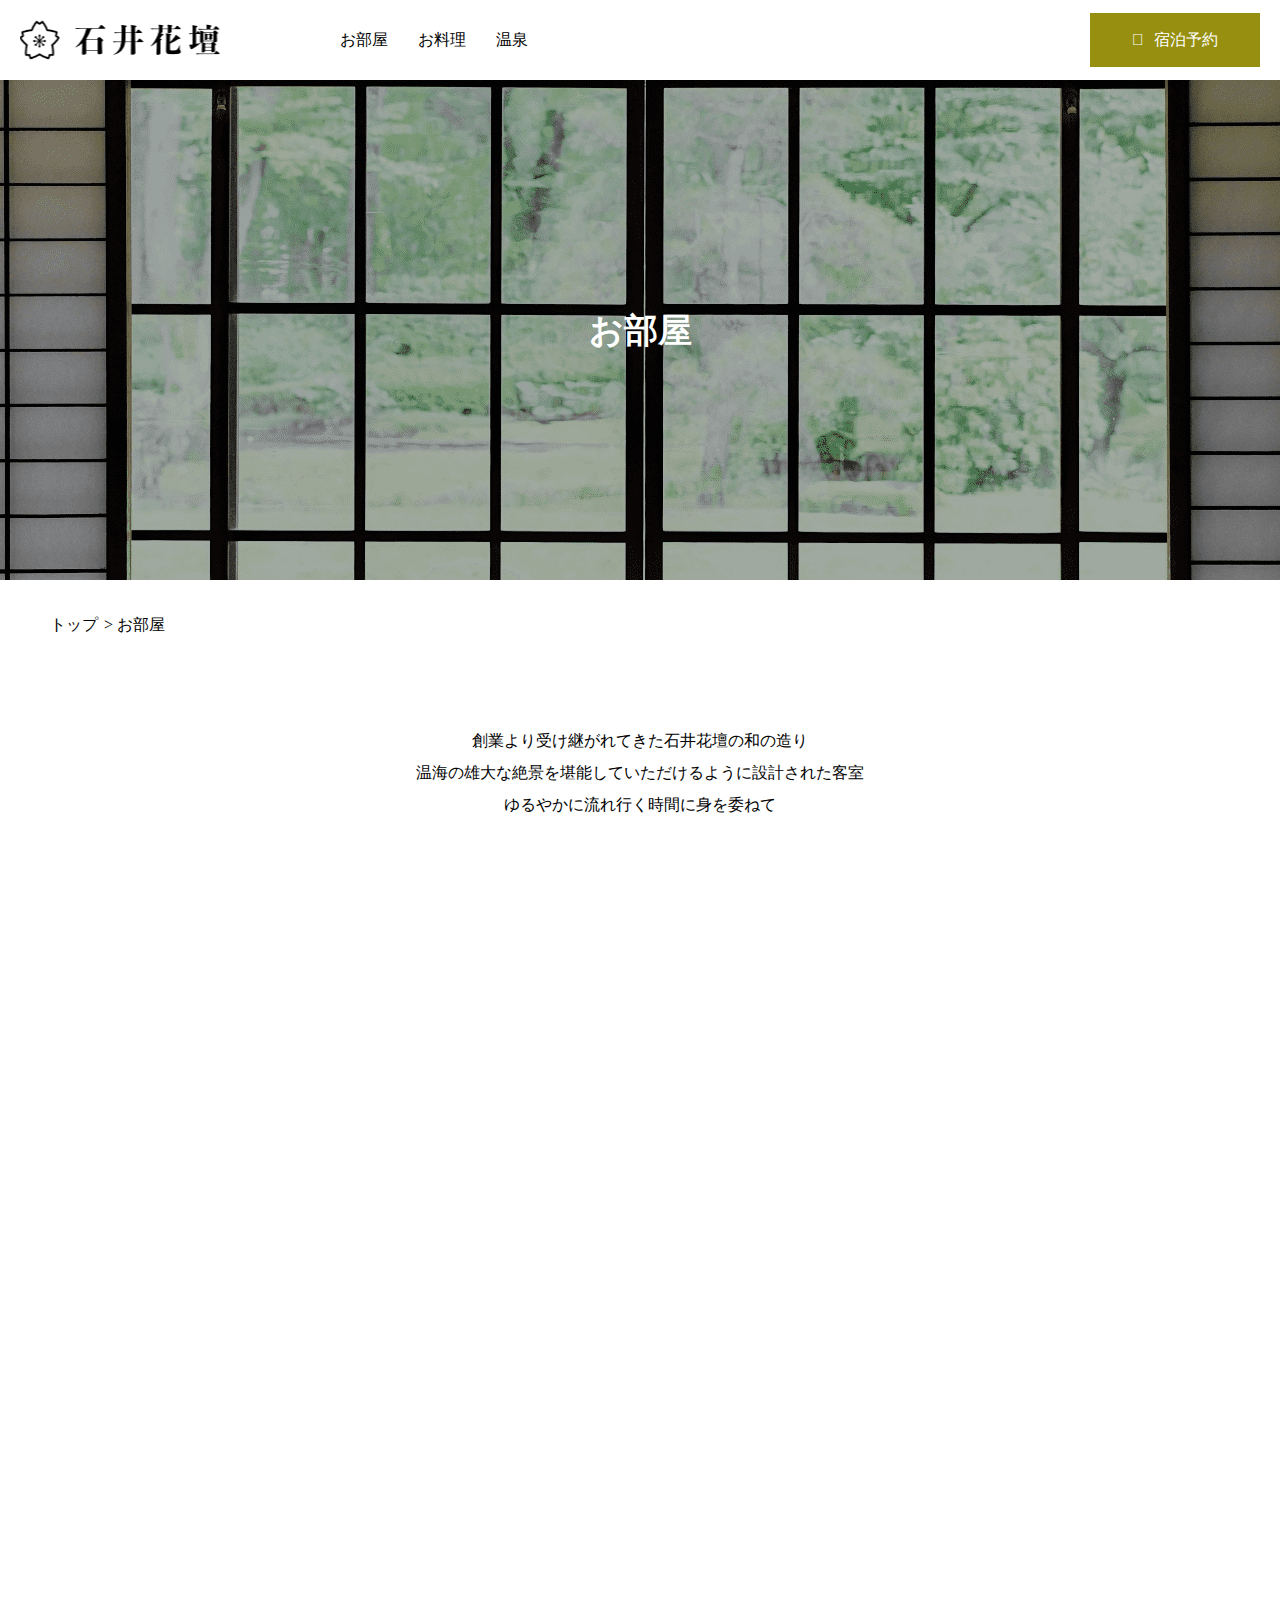
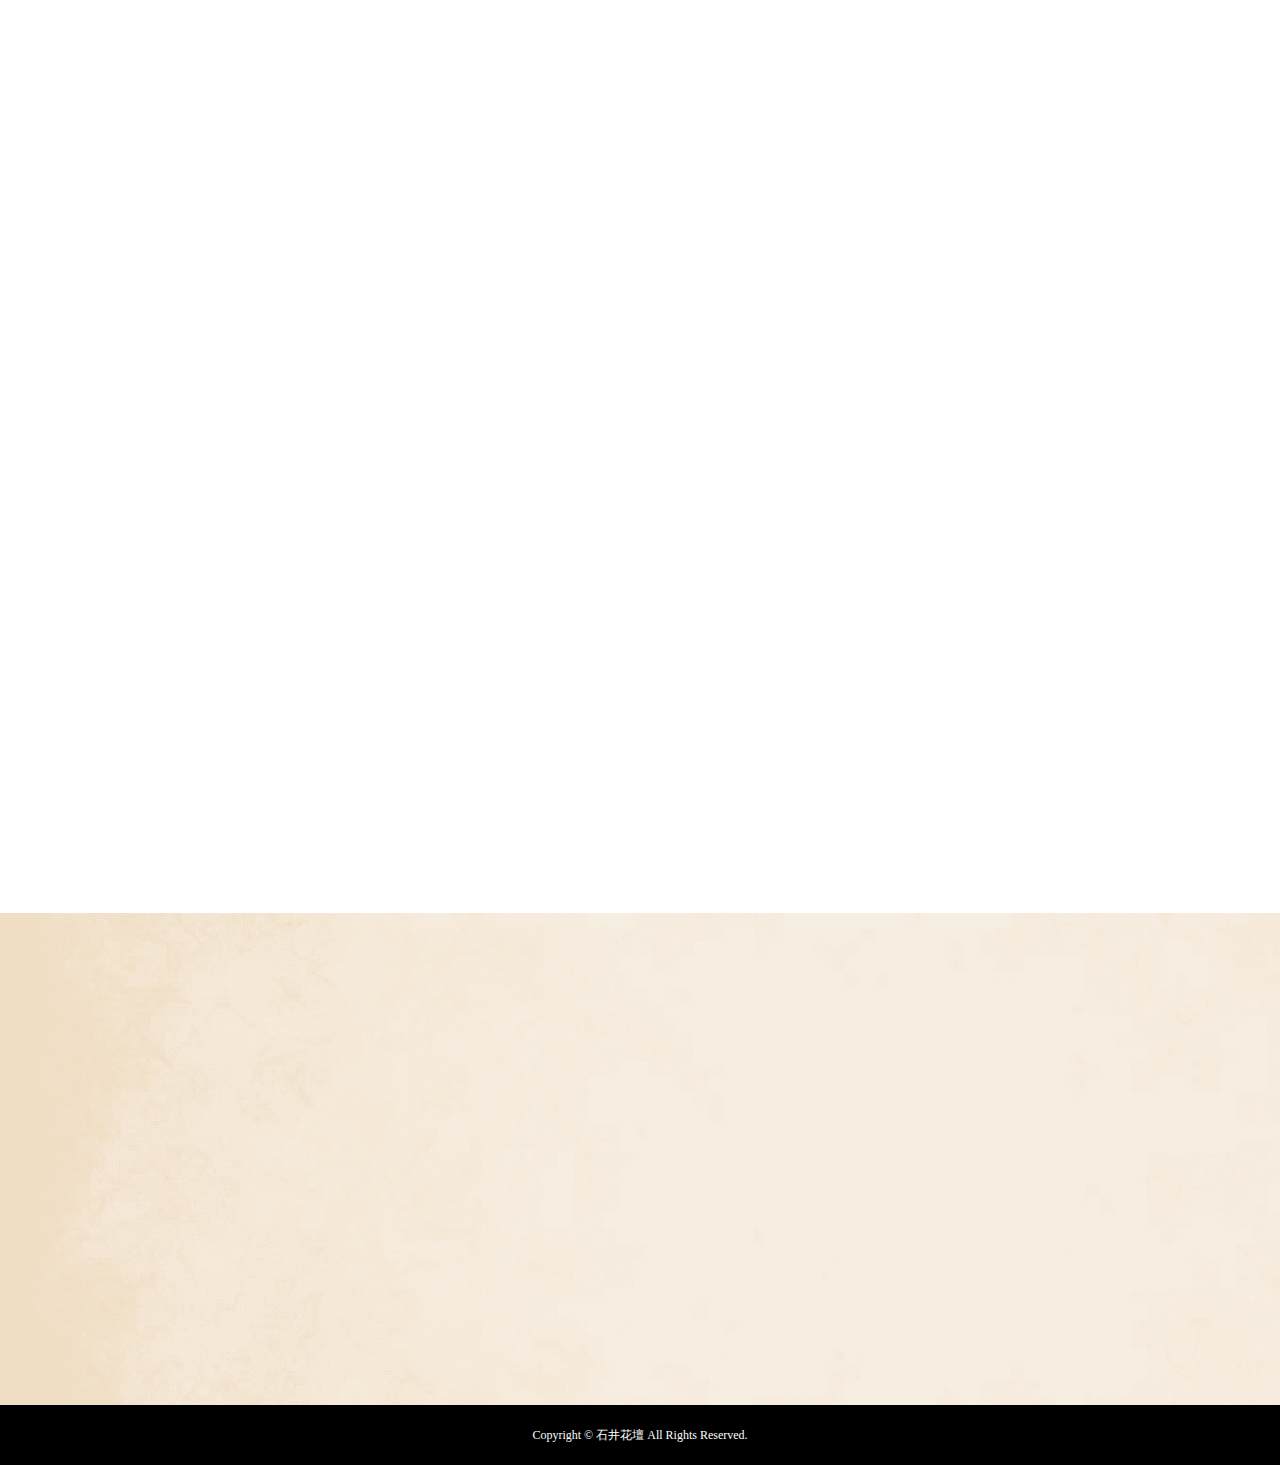
<file: room.html>
<!DOCTYPE html>
<html lang="ja">
  <head>
    <meta charset="UTF-8" />
    <meta http-equiv="X-UA-Compatible" content="IE=edge" />
    <meta name="viewport" content="width=device-width, initial-scale=1.0" />
    <!-- FontAwesome -->
    <link
      rel="stylesheet"
      href="https://use.fontawesome.com/releases/v5.15.4/css/all.css"
      integrity="sha384-DyZ88mC6Up2uqS4h/KRgHuoeGwBcD4Ng9SiP4dIRy0EXTlnuz47vAwmeGwVChigm"
      crossorigin="anonymous"
    />
    <link rel="stylesheet" href="css/sanitize.css" />
    <link rel="stylesheet" href="css/modules/aos.css" />
    <link rel="stylesheet" href="css/modules/flatpickr.css" />
    <link rel="stylesheet" href="css/modules/swiper.css" />
    <link rel="stylesheet" href="css/style.css" />
    <title>お部屋-石井花壇 | 温海温泉旅館【公式サイト】</title>
    <meta name="description" content="お部屋について-石井花壇" />
  </head>
  <body>
    <!-- ヘッダー -->
    <header id="header" class="header-scroll">
      <div class="header__inner">
        <div class="header-logo-wrapper">
          <h1 class="header-logo" alt="石井花壇">
            <a href="index.html" class="header-logo__link header-scroll"></a>
          </h1>
        </div>
        <div class="header-pc">
          <div class="header-nav-wrapper">
            <nav class="header-nav">
              <ul class="header-nav__list">
                <li class="header-nav__list-item">
                  <a
                    href="room.html"
                    class="header-nav__list-link header-scroll"
                    >お部屋</a
                  >
                </li>
                <li class="header-nav__list-item">
                  <a
                    href="cook.html"
                    class="header-nav__list-link header-scroll"
                    >お料理</a
                  >
                </li>
                <li class="header-nav__list-item">
                  <a
                    href="onsen.html"
                    class="header-nav__list-link header-scroll"
                    >温泉</a
                  >
                </li>
              </ul>
            </nav>
          </div>
          <div class="header-button-wrapper">
            <button class="button button--header is-modalShow">宿泊予約</button>
          </div>
        </div>
        <button class="mobile-menu__btn header-scroll">
          <span></span>
          <span></span>
          <span></span>
        </button>
      </div>
      <!-- スマホメニューリスト -->
      <nav class="sp-menu">
        <ul class="sp-menu__list">
          <li class="sp-menu__list-item">
            <a href="room.html" class="sp-menu__list-link">お部屋</a>
          </li>
          <li class="sp-menu__list-item">
            <a href="cook.html" class="sp-menu__list-link">お料理</a>
          </li>
          <li class="sp-menu__list-item">
            <a href="onsen.html" class="sp-menu__list-link">温泉</a>
          </li>
        </ul>
        <div class="sp-menu__button-wrapper">
          <button class="button button--header is-modalShow">宿泊予約</button>
        </div>
      </nav>
    </header>
    <!-- モーダル -->
    <div class="modal-bg show"></div>
    <aside class="modal show">
      <div class="modal-window">
        <button class="modal-window__close is-modalClose">
          <span class="modal-window__close-icon"></span>
          <span class="modal-window__close-icon"></span>
        </button>
        <h2 class="modal-window__title">宿泊予約</h2>
        <form action="post" class="modal-window__form">
          <div class="modal-window__form-item">
            <label for="name" class="modal-window__form-label">お名前</label>
            <input
              type="text"
              name="name"
              id="name"
              class="modal-window__form-input"
              placeholder="例：石井正悟"
            />
          </div>
          <div class="modal-window__form-item">
            <label for="email" class="modal-window__form-label"
              >メールアドレス</label
            >
            <input
              type="email"
              name="email"
              id="email"
              class="modal-window__form-input"
              placeholder="例：Example@example.com"
            />
          </div>
          <div class="modal-window__form-item">
            <label for="plan" class="modal-window__form-label"
              >ご希望プラン（空いているプランのみ表示されます）</label
            >
            <select
              name="plan"
              size="1"
              id="plan"
              class="modal-window__form-select is-empty"
            >
              <option value="" hidden>プランを選択してください</option>
              <option value="【期間限定】海辺の四季旬采、贅沢美味懐石プラン">
                【期間限定】海辺の四季旬采、贅沢美味懐石プラン
              </option>
              <option value="平日に優雅に楽しむ、特別宿泊プラン">
                平日に優雅に楽しむ、特別宿泊プラン
              </option>
              <option
                value="絶景貸切露天と個室懐石を満喫できるファミリープラン"
              >
                絶景貸切露天と個室懐石を満喫できるファミリープラン
              </option>
            </select>
          </div>
          <div class="modal-window__form-item">
            <label for="date" class="modal-window__form-label">日時選択</label>
            <input
              type="text"
              id="date"
              class="modal-window__form-input"
              placeholder="日時を選択してください"
            />
          </div>
        </form>
      </div>
    </aside>

    <!-- メインビジュアル -->
    <div class="sub-mv sub-mv--room">
      <div class="sub-mv__title-wrapper">
        <h2 class="sub-mv__title">お部屋</h2>
      </div>
    </div>

    <!-- パンくずリスト -->
    <div class="breadcrumb">
      <div class="breadcrumb__inner">
        <ol class="breadcrumb__list">
          <li class="breadcrumb__list-item">
            <a href="index.html" class="breadcrumb__list-link">トップ</a>
          </li>
          <li class="breadcrumb__list-item">
            <a href="#" class="breadcrumb__list-link">お部屋</a>
          </li>
        </ol>
      </div>
    </div>

    <!-- メインコンテンツ -->
    <main>
      <div id="main-content">
        <div class="main-message-wrapper">
          <p class="main-message">
            創業より受け継がれてきた石井花壇の和の造り<br />温海の雄大な絶景を堪能していただけるように設計された客室<br />ゆるやかに流れ行く時間に身を委ねて
          </p>
        </div>
        <!-- /.main-message-wrapper -->

        <!-- 特徴 -->
        <section class="features">
          <div class="feature-card" data-aos="fade-right">
            <div class="feature-card__img-wrapper">
              <img
                src="./images/oheya01.png"
                srcset="./images/oheya01.png 1x, ./images/oheya01@2x.png 2x"
                alt="温泉付き客室"
                class="feature-card__img"
              />
            </div>
            <div class="feature-card__messages">
              <h2 class="feature-card__title">温泉付き客室</h2>
              <p class="feature-card__text">
                温海の源泉かけ流し露天風呂付き客室になります。<br />
                あなただけの上質な安らぎのひとときを。
              </p>
              <p class="feature-card__text-warning">
                ＊部屋数に限りがございます。
              </p>
              <p class="feature-card__text-warning">
                ＊洗い場はないため、お体を先に大浴場でお流しになって頂く必要があります。
              </p>
            </div>
          </div>
          <!-- /.feature-card -->
          <div class="feature-card" data-aos="fade-left">
            <div
              class="
                feature-card__img-wrapper feature-card__img-wrapper--reverse
              "
            >
              <img
                src="./images/oheya02.png"
                srcset="./images/oheya02.png 1x, ./images/oheya02@2x.png 2x"
                alt="庭園付き客室"
                class="feature-card__img"
              />
            </div>
            <div class="feature-card__messages feature-card__messages--reverse">
              <h2 class="feature-card__title">庭園付き客室</h2>
              <p class="feature-card__text">
                庭園付きの客室になります。<br />お庭を見ながら、ほっとするひとときをお過ごしください。
              </p>
              <p class="feature-card__text-warning">
                ＊お庭は複数のお客様と囲む形になります。
              </p>
              <p class="feature-card__text-warning">
                ＊部屋数に限りがあります。
              </p>
              <p class="feature-card__text-warning">
                ＊ご希望の方は「お抹茶/500円」をルームサービスさせていただきます。
              </p>
            </div>
          </div>
          <!-- /.feature-card--reverse -->
          <div class="feature-card" data-aos="fade-right">
            <div class="feature-card__img-wrapper">
              <img
                src="./images/oheya03.png"
                srcset="./images/oheya03.png 1x, ./images/oheya03@2x.png 2x"
                alt="一般客室"
                class="feature-card__img"
              />
            </div>
            <div class="feature-card__messages">
              <h2 class="feature-card__title">一般客室</h2>
              <p class="feature-card__text">
                最もベーシックな客室になります。伝統の中にモダンさを取り入れた内装となっており、とても過ごしやすくしていただけます。
              </p>
              <p class="feature-card__text-warning">
                ＊全室お部屋より日本海を望むことができます。
              </p>
            </div>
          </div>
          <!-- /.feature-card -->
        </section>
      </div>
      <!-- /#main-content -->
    </main>

    <!-- フッター -->
    <footer id="footer">
      <div class="footer-top">
        <div class="footer-top__inner" data-aos="fade-in">
          <div class="footer-list-wrapper">
            <ul class="footer-list">
              <li class="fotter-list__item">
                <a href="onsen.html" class="footer-list__link">温泉</a>
              </li>
              <li class="fotter-list__item">
                <a href="cook.html" class="footer-list__link">お料理</a>
              </li>
              <li class="fotter-list__item">
                <a href="#" class="footer-list__link">お部屋</a>
              </li>
            </ul>
          </div>
          <div class="footer-logo-wrapper">
            <img
              src="./images/footer-logo.png"
              srcset="
                ./images/footer-logo.png    1x,
                ./images/footer-logo@2x.png 2x
              "
              alt="フッターのロゴ"
              class="footer-logo"
            />
          </div>
          <div class="footer-contact-address">
            <p class="footer-contact-address__text">
              〒000-0000　<span
                class="
                  footer-contact-address__text
                  footer-contact-address__text--space
                "
                >山形県鶴岡市xxxxxxxxxxx</span
              >
            </p>
            <p class="footer-contact-address__text">
              TEL.000-0000-0000　FAX.00-0000-0000
            </p>
          </div>
        </div>
      </div>
      <div class="copy-right">
        <small class="copy-right__text"
          >Copyright © 石井花壇 All Rights Reserved.</small
        >
      </div>
    </footer>

    <!-- JavaScript -->
    <script type="application/ld+json">
      {
        "@context": "https://schema.org",
        "@type": "BreadcrumbList",
        "itemListElement": [
          {
            "@type": "ListItem",
            "position": 1,
            "name": "トップ",
            "item": "https://cluster-seo.com/"
          },
          {
            "@type": "ListItem",
            "position": 2,
            "name": "お部屋",
            "item": "https://cluster-seo.com/blog/category/seo/"
          }
        ]
      }
    </script>
    <script src="./js/sub.bundle.js" defer></script>
  </body>
</html>
</file>
<file: css/sanitize.css>
/* Document
 * ========================================================================== */

/**
 * 1. Add border box sizing in all browsers (opinionated).
 * 2. Backgrounds do not repeat by default (opinionated).
 */

*,
::before,
::after {
  box-sizing: border-box; /* 1 */
  background-repeat: no-repeat; /* 2 */
}

/**
 * 1. Add text decoration inheritance in all browsers (opinionated).
 * 2. Add vertical alignment inheritance in all browsers (opinionated).
 */

::before,
::after {
  text-decoration: inherit; /* 1 */
  vertical-align: inherit; /* 2 */
}

/**
 * 1. Use the default cursor in all browsers (opinionated).
 * 2. Change the line height in all browsers (opinionated).
 * 3. Breaks words to prevent overflow in all browsers (opinionated).
 * 4. Use a 4-space tab width in all browsers (opinionated).
 * 5. Remove the grey highlight on links in iOS (opinionated).
 * 6. Prevent adjustments of font size after orientation changes in iOS.
 */

:where(:root) {
  cursor: default; /* 1 */
  line-height: 1.5; /* 2 */
  overflow-wrap: break-word; /* 3 */
  -moz-tab-size: 4; /* 4 */
  tab-size: 4; /* 4 */
  -webkit-tap-highlight-color: transparent; /* 5 */
  -webkit-text-size-adjust: 100%; /* 6 */
  text-size-adjust: 100%; /* 6 */
}

/* Sections
 * ========================================================================== */

/**
 * Remove the margin in all browsers (opinionated).
 */

:where(body) {
  margin: 0;
}

/**
 * Correct the font size and margin on `h1` elements within `section` and
 * `article` contexts in Chrome, Edge, Firefox, and Safari.
 */

:where(h1) {
  font-size: 2em;
  margin: 0.67em 0;
}

/* Grouping content
 * ========================================================================== */

/**
 * Remove the margin on nested lists in Chrome, Edge, and Safari.
 */

:where(dl, ol, ul) :where(dl, ol, ul) {
  margin: 0;
}

/**
 * 1. Correct the inheritance of border color in Firefox.
 * 2. Add the correct box sizing in Firefox.
 */

:where(hr) {
  color: inherit; /* 1 */
  height: 0; /* 2 */
}

/**
 * Remove the list style on navigation lists in all browsers (opinionated).
 */

:where(nav) :where(ol, ul) {
  list-style-type: none;
  padding: 0;
}

/**
 * Prevent VoiceOver from ignoring list semantics in Safari (opinionated).
 */

:where(nav li)::before {
  content: "\200B";
  float: left;
}

/**
 * 1. Correct the inheritance and scaling of font size in all browsers.
 * 2. Correct the odd `em` font sizing in all browsers.
 * 3. Prevent overflow of the container in all browsers (opinionated).
 */

:where(pre) {
  font-family: monospace, monospace; /* 1 */
  font-size: 1em; /* 2 */
  overflow: auto; /* 3 */
}

/* Text-level semantics
 * ========================================================================== */

/**
 * Add the correct text decoration in Safari.
 */

:where(abbr[title]) {
  text-decoration: underline;
  text-decoration: underline dotted;
}

/**
 * Add the correct font weight in Chrome, Edge, and Safari.
 */

:where(b, strong) {
  font-weight: bolder;
}

/**
 * 1. Correct the inheritance and scaling of font size in all browsers.
 * 2. Correct the odd `em` font sizing in all browsers.
 */

:where(code, kbd, samp) {
  font-family: monospace, monospace; /* 1 */
  font-size: 1em; /* 2 */
}

/**
 * Add the correct font size in all browsers.
 */

:where(small) {
  font-size: 80%;
}

/* Embedded content
 * ========================================================================== */

/*
 * Change the alignment on media elements in all browsers (opinionated).
 */

:where(audio, canvas, iframe, img, svg, video) {
  vertical-align: middle;
}

/**
 * Remove the border on iframes in all browsers (opinionated).
 */

:where(iframe) {
  border-style: none;
}

/**
 * Change the fill color to match the text color in all browsers (opinionated).
 */

:where(svg:not([fill])) {
  fill: currentColor;
}

/* Tabular data
 * ========================================================================== */

/**
 * 1. Collapse border spacing in all browsers (opinionated).
 * 2. Correct table border color in Chrome, Edge, and Safari.
 * 3. Remove text indentation from table contents in Chrome, Edge, and Safari.
 */

:where(table) {
  border-collapse: collapse; /* 1 */
  border-color: currentColor; /* 2 */
  text-indent: 0; /* 3 */
}

/* Forms
 * ========================================================================== */

/**
 * Remove the margin on controls in Safari.
 */

:where(button, input, select) {
  margin: 0;
}

/**
 * Correct the inability to style buttons in iOS and Safari.
 */

:where(button, [type="button" i], [type="reset" i], [type="submit" i]) {
  -webkit-appearance: button;
}

/**
 * Change the inconsistent appearance in all browsers (opinionated).
 */

:where(fieldset) {
  border: 1px solid #a0a0a0;
}

/**
 * Add the correct vertical alignment in Chrome, Edge, and Firefox.
 */

:where(progress) {
  vertical-align: baseline;
}

/**
 * 1. Remove the margin in Firefox and Safari.
 * 3. Change the resize direction in all browsers (opinionated).
 */

:where(textarea) {
  margin: 0; /* 1 */
  resize: vertical; /* 3 */
}

/**
 * 1. Correct the odd appearance in Chrome, Edge, and Safari.
 * 2. Correct the outline style in Safari.
 */

:where([type="search" i]) {
  -webkit-appearance: textfield; /* 1 */
  outline-offset: -2px; /* 2 */
}

/**
 * Correct the cursor style of increment and decrement buttons in Safari.
 */

::-webkit-inner-spin-button,
::-webkit-outer-spin-button {
  height: auto;
}

/**
 * Correct the text style of placeholders in Chrome, Edge, and Safari.
 */

::-webkit-input-placeholder {
  color: inherit;
  opacity: 0.54;
}

/**
 * Remove the inner padding in Chrome, Edge, and Safari on macOS.
 */

::-webkit-search-decoration {
  -webkit-appearance: none;
}

/**
 * 1. Correct the inability to style upload buttons in iOS and Safari.
 * 2. Change font properties to `inherit` in Safari.
 */

::-webkit-file-upload-button {
  -webkit-appearance: button; /* 1 */
  font: inherit; /* 2 */
}

/* Interactive
 * ========================================================================== */

/*
 * Add the correct styles in Safari.
 */

:where(dialog) {
  background-color: white;
  border: solid;
  color: black;
  height: -moz-fit-content;
  height: fit-content;
  left: 0;
  margin: auto;
  padding: 1em;
  position: absolute;
  right: 0;
  width: -moz-fit-content;
  width: fit-content;
}

:where(dialog:not([open])) {
  display: none;
}

/*
 * Add the correct display in Safari.
 */

:where(details > summary:first-of-type) {
  display: list-item;
}

/* Accessibility
 * ========================================================================== */

/**
 * Change the cursor on busy elements in all browsers (opinionated).
 */

:where([aria-busy="true" i]) {
  cursor: progress;
}

/*
 * Change the cursor on disabled, not-editable, or otherwise
 * inoperable elements in all browsers (opinionated).
 */

:where([aria-disabled="true" i], [disabled]) {
  cursor: not-allowed;
}

/*
 * Change the display on visually hidden accessible elements
 * in all browsers (opinionated).
 */

:where([aria-hidden="false" i][hidden]) {
  display: initial;
}

:where([aria-hidden="false" i][hidden]:not(:focus)) {
  clip: rect(0, 0, 0, 0);
  position: absolute;
}
</file>
<file: css/modules/flatpickr.css>
.flatpickr-calendar {
  background: transparent;
  opacity: 0;
  display: none;
  text-align: center;
  visibility: hidden;
  padding: 0;
  -webkit-animation: none;
          animation: none;
  direction: ltr;
  border: 0;
  font-size: 14px;
  line-height: 24px;
  border-radius: 5px;
  position: absolute;
  width: 307.875px;
  -webkit-box-sizing: border-box;
          box-sizing: border-box;
  -ms-touch-action: manipulation;
      touch-action: manipulation;
  background: #fff;
  -webkit-box-shadow: 1px 0 0 #e6e6e6, -1px 0 0 #e6e6e6, 0 1px 0 #e6e6e6, 0 -1px 0 #e6e6e6, 0 3px 13px rgba(0,0,0,0.08);
          box-shadow: 1px 0 0 #e6e6e6, -1px 0 0 #e6e6e6, 0 1px 0 #e6e6e6, 0 -1px 0 #e6e6e6, 0 3px 13px rgba(0,0,0,0.08);
}
.flatpickr-calendar.open,
.flatpickr-calendar.inline {
  opacity: 1;
  max-height: 640px;
  visibility: visible;
}
.flatpickr-calendar.open {
  display: inline-block;
  z-index: 99999;
}
.flatpickr-calendar.animate.open {
  -webkit-animation: fpFadeInDown 300ms cubic-bezier(0.23, 1, 0.32, 1);
          animation: fpFadeInDown 300ms cubic-bezier(0.23, 1, 0.32, 1);
}
.flatpickr-calendar.inline {
  display: block;
  position: relative;
  top: 2px;
}
.flatpickr-calendar.static {
  position: absolute;
  top: calc(100% + 2px);
}
.flatpickr-calendar.static.open {
  z-index: 999;
  display: block;
}
.flatpickr-calendar.multiMonth .flatpickr-days .dayContainer:nth-child(n+1) .flatpickr-day.inRange:nth-child(7n+7) {
  -webkit-box-shadow: none !important;
          box-shadow: none !important;
}
.flatpickr-calendar.multiMonth .flatpickr-days .dayContainer:nth-child(n+2) .flatpickr-day.inRange:nth-child(7n+1) {
  -webkit-box-shadow: -2px 0 0 #e6e6e6, 5px 0 0 #e6e6e6;
          box-shadow: -2px 0 0 #e6e6e6, 5px 0 0 #e6e6e6;
}
.flatpickr-calendar .hasWeeks .dayContainer,
.flatpickr-calendar .hasTime .dayContainer {
  border-bottom: 0;
  border-bottom-right-radius: 0;
  border-bottom-left-radius: 0;
}
.flatpickr-calendar .hasWeeks .dayContainer {
  border-left: 0;
}
.flatpickr-calendar.hasTime .flatpickr-time {
  height: 40px;
  border-top: 1px solid #e6e6e6;
}
.flatpickr-calendar.noCalendar.hasTime .flatpickr-time {
  height: auto;
}
.flatpickr-calendar:before,
.flatpickr-calendar:after {
  position: absolute;
  display: block;
  pointer-events: none;
  border: solid transparent;
  content: '';
  height: 0;
  width: 0;
  left: 22px;
}
.flatpickr-calendar.rightMost:before,
.flatpickr-calendar.arrowRight:before,
.flatpickr-calendar.rightMost:after,
.flatpickr-calendar.arrowRight:after {
  left: auto;
  right: 22px;
}
.flatpickr-calendar.arrowCenter:before,
.flatpickr-calendar.arrowCenter:after {
  left: 50%;
  right: 50%;
}
.flatpickr-calendar:before {
  border-width: 5px;
  margin: 0 -5px;
}
.flatpickr-calendar:after {
  border-width: 4px;
  margin: 0 -4px;
}
.flatpickr-calendar.arrowTop:before,
.flatpickr-calendar.arrowTop:after {
  bottom: 100%;
}
.flatpickr-calendar.arrowTop:before {
  border-bottom-color: #e6e6e6;
}
.flatpickr-calendar.arrowTop:after {
  border-bottom-color: #fff;
}
.flatpickr-calendar.arrowBottom:before,
.flatpickr-calendar.arrowBottom:after {
  top: 100%;
}
.flatpickr-calendar.arrowBottom:before {
  border-top-color: #e6e6e6;
}
.flatpickr-calendar.arrowBottom:after {
  border-top-color: #fff;
}
.flatpickr-calendar:focus {
  outline: 0;
}
.flatpickr-wrapper {
  position: relative;
  display: inline-block;
}
.flatpickr-months {
  display: -webkit-box;
  display: -webkit-flex;
  display: -ms-flexbox;
  display: flex;
}
.flatpickr-months .flatpickr-month {
  background: transparent;
  color: rgba(0,0,0,0.9);
  fill: rgba(0,0,0,0.9);
  height: 34px;
  line-height: 1;
  text-align: center;
  position: relative;
  -webkit-user-select: none;
     -moz-user-select: none;
      -ms-user-select: none;
          user-select: none;
  overflow: hidden;
  -webkit-box-flex: 1;
  -webkit-flex: 1;
      -ms-flex: 1;
          flex: 1;
}
.flatpickr-months .flatpickr-prev-month,
.flatpickr-months .flatpickr-next-month {
  text-decoration: none;
  cursor: pointer;
  position: absolute;
  top: 0;
  height: 34px;
  padding: 10px;
  z-index: 3;
  color: rgba(0,0,0,0.9);
  fill: rgba(0,0,0,0.9);
}
.flatpickr-months .flatpickr-prev-month.flatpickr-disabled,
.flatpickr-months .flatpickr-next-month.flatpickr-disabled {
  display: none;
}
.flatpickr-months .flatpickr-prev-month i,
.flatpickr-months .flatpickr-next-month i {
  position: relative;
}
.flatpickr-months .flatpickr-prev-month.flatpickr-prev-month,
.flatpickr-months .flatpickr-next-month.flatpickr-prev-month {
/*
      /*rtl:begin:ignore*/
/*
      */
  left: 0;
/*
      /*rtl:end:ignore*/
/*
      */
}
/*
      /*rtl:begin:ignore*/
/*
      /*rtl:end:ignore*/
.flatpickr-months .flatpickr-prev-month.flatpickr-next-month,
.flatpickr-months .flatpickr-next-month.flatpickr-next-month {
/*
      /*rtl:begin:ignore*/
/*
      */
  right: 0;
/*
      /*rtl:end:ignore*/
/*
      */
}
/*
      /*rtl:begin:ignore*/
/*
      /*rtl:end:ignore*/
.flatpickr-months .flatpickr-prev-month:hover,
.flatpickr-months .flatpickr-next-month:hover {
  color: #959ea9;
}
.flatpickr-months .flatpickr-prev-month:hover svg,
.flatpickr-months .flatpickr-next-month:hover svg {
  fill: #f64747;
}
.flatpickr-months .flatpickr-prev-month svg,
.flatpickr-months .flatpickr-next-month svg {
  width: 14px;
  height: 14px;
}
.flatpickr-months .flatpickr-prev-month svg path,
.flatpickr-months .flatpickr-next-month svg path {
  -webkit-transition: fill 0.1s;
  transition: fill 0.1s;
  fill: inherit;
}
.numInputWrapper {
  position: relative;
  height: auto;
}
.numInputWrapper input,
.numInputWrapper span {
  display: inline-block;
}
.numInputWrapper input {
  width: 100%;
}
.numInputWrapper input::-ms-clear {
  display: none;
}
.numInputWrapper input::-webkit-outer-spin-button,
.numInputWrapper input::-webkit-inner-spin-button {
  margin: 0;
  -webkit-appearance: none;
}
.numInputWrapper span {
  position: absolute;
  right: 0;
  width: 14px;
  padding: 0 4px 0 2px;
  height: 50%;
  line-height: 50%;
  opacity: 0;
  cursor: pointer;
  border: 1px solid rgba(57,57,57,0.15);
  -webkit-box-sizing: border-box;
          box-sizing: border-box;
}
.numInputWrapper span:hover {
  background: rgba(0,0,0,0.1);
}
.numInputWrapper span:active {
  background: rgba(0,0,0,0.2);
}
.numInputWrapper span:after {
  display: block;
  content: "";
  position: absolute;
}
.numInputWrapper span.arrowUp {
  top: 0;
  border-bottom: 0;
}
.numInputWrapper span.arrowUp:after {
  border-left: 4px solid transparent;
  border-right: 4px solid transparent;
  border-bottom: 4px solid rgba(57,57,57,0.6);
  top: 26%;
}
.numInputWrapper span.arrowDown {
  top: 50%;
}
.numInputWrapper span.arrowDown:after {
  border-left: 4px solid transparent;
  border-right: 4px solid transparent;
  border-top: 4px solid rgba(57,57,57,0.6);
  top: 40%;
}
.numInputWrapper span svg {
  width: inherit;
  height: auto;
}
.numInputWrapper span svg path {
  fill: rgba(0,0,0,0.5);
}
.numInputWrapper:hover {
  background: rgba(0,0,0,0.05);
}
.numInputWrapper:hover span {
  opacity: 1;
}
.flatpickr-current-month {
  font-size: 135%;
  line-height: inherit;
  font-weight: 300;
  color: inherit;
  position: absolute;
  width: 75%;
  left: 12.5%;
  padding: 7.48px 0 0 0;
  line-height: 1;
  height: 34px;
  display: inline-block;
  text-align: center;
  -webkit-transform: translate3d(0px, 0px, 0px);
          transform: translate3d(0px, 0px, 0px);
}
.flatpickr-current-month span.cur-month {
  font-family: inherit;
  font-weight: 700;
  color: inherit;
  display: inline-block;
  margin-left: 0.5ch;
  padding: 0;
}
.flatpickr-current-month span.cur-month:hover {
  background: rgba(0,0,0,0.05);
}
.flatpickr-current-month .numInputWrapper {
  width: 6ch;
  width: 7ch\0;
  display: inline-block;
}
.flatpickr-current-month .numInputWrapper span.arrowUp:after {
  border-bottom-color: rgba(0,0,0,0.9);
}
.flatpickr-current-month .numInputWrapper span.arrowDown:after {
  border-top-color: rgba(0,0,0,0.9);
}
.flatpickr-current-month input.cur-year {
  background: transparent;
  -webkit-box-sizing: border-box;
          box-sizing: border-box;
  color: inherit;
  cursor: text;
  padding: 0 0 0 0.5ch;
  margin: 0;
  display: inline-block;
  font-size: inherit;
  font-family: inherit;
  font-weight: 300;
  line-height: inherit;
  height: auto;
  border: 0;
  border-radius: 0;
  vertical-align: initial;
  -webkit-appearance: textfield;
  -moz-appearance: textfield;
  appearance: textfield;
}
.flatpickr-current-month input.cur-year:focus {
  outline: 0;
}
.flatpickr-current-month input.cur-year[disabled],
.flatpickr-current-month input.cur-year[disabled]:hover {
  font-size: 100%;
  color: rgba(0,0,0,0.5);
  background: transparent;
  pointer-events: none;
}
.flatpickr-current-month .flatpickr-monthDropdown-months {
  appearance: menulist;
  background: transparent;
  border: none;
  border-radius: 0;
  box-sizing: border-box;
  color: inherit;
  cursor: pointer;
  font-size: inherit;
  font-family: inherit;
  font-weight: 300;
  height: auto;
  line-height: inherit;
  margin: -1px 0 0 0;
  outline: none;
  padding: 0 0 0 0.5ch;
  position: relative;
  vertical-align: initial;
  -webkit-box-sizing: border-box;
  -webkit-appearance: menulist;
  -moz-appearance: menulist;
  width: auto;
}
.flatpickr-current-month .flatpickr-monthDropdown-months:focus,
.flatpickr-current-month .flatpickr-monthDropdown-months:active {
  outline: none;
}
.flatpickr-current-month .flatpickr-monthDropdown-months:hover {
  background: rgba(0,0,0,0.05);
}
.flatpickr-current-month .flatpickr-monthDropdown-months .flatpickr-monthDropdown-month {
  background-color: transparent;
  outline: none;
  padding: 0;
}
.flatpickr-weekdays {
  background: transparent;
  text-align: center;
  overflow: hidden;
  width: 100%;
  display: -webkit-box;
  display: -webkit-flex;
  display: -ms-flexbox;
  display: flex;
  -webkit-box-align: center;
  -webkit-align-items: center;
      -ms-flex-align: center;
          align-items: center;
  height: 28px;
}
.flatpickr-weekdays .flatpickr-weekdaycontainer {
  display: -webkit-box;
  display: -webkit-flex;
  display: -ms-flexbox;
  display: flex;
  -webkit-box-flex: 1;
  -webkit-flex: 1;
      -ms-flex: 1;
          flex: 1;
}
span.flatpickr-weekday {
  cursor: default;
  font-size: 90%;
  background: transparent;
  color: rgba(0,0,0,0.54);
  line-height: 1;
  margin: 0;
  text-align: center;
  display: block;
  -webkit-box-flex: 1;
  -webkit-flex: 1;
      -ms-flex: 1;
          flex: 1;
  font-weight: bolder;
}
.dayContainer,
.flatpickr-weeks {
  padding: 1px 0 0 0;
}
.flatpickr-days {
  position: relative;
  overflow: hidden;
  display: -webkit-box;
  display: -webkit-flex;
  display: -ms-flexbox;
  display: flex;
  -webkit-box-align: start;
  -webkit-align-items: flex-start;
      -ms-flex-align: start;
          align-items: flex-start;
  width: 307.875px;
}
.flatpickr-days:focus {
  outline: 0;
}
.dayContainer {
  padding: 0;
  outline: 0;
  text-align: left;
  width: 307.875px;
  min-width: 307.875px;
  max-width: 307.875px;
  -webkit-box-sizing: border-box;
          box-sizing: border-box;
  display: inline-block;
  display: -ms-flexbox;
  display: -webkit-box;
  display: -webkit-flex;
  display: flex;
  -webkit-flex-wrap: wrap;
          flex-wrap: wrap;
  -ms-flex-wrap: wrap;
  -ms-flex-pack: justify;
  -webkit-justify-content: space-around;
          justify-content: space-around;
  -webkit-transform: translate3d(0px, 0px, 0px);
          transform: translate3d(0px, 0px, 0px);
  opacity: 1;
}
.dayContainer + .dayContainer {
  -webkit-box-shadow: -1px 0 0 #e6e6e6;
          box-shadow: -1px 0 0 #e6e6e6;
}
.flatpickr-day {
  background: none;
  border: 1px solid transparent;
  border-radius: 150px;
  -webkit-box-sizing: border-box;
          box-sizing: border-box;
  color: #393939;
  cursor: pointer;
  font-weight: 400;
  width: 14.2857143%;
  -webkit-flex-basis: 14.2857143%;
      -ms-flex-preferred-size: 14.2857143%;
          flex-basis: 14.2857143%;
  max-width: 39px;
  height: 39px;
  line-height: 39px;
  margin: 0;
  display: inline-block;
  position: relative;
  -webkit-box-pack: center;
  -webkit-justify-content: center;
      -ms-flex-pack: center;
          justify-content: center;
  text-align: center;
}
.flatpickr-day.inRange,
.flatpickr-day.prevMonthDay.inRange,
.flatpickr-day.nextMonthDay.inRange,
.flatpickr-day.today.inRange,
.flatpickr-day.prevMonthDay.today.inRange,
.flatpickr-day.nextMonthDay.today.inRange,
.flatpickr-day:hover,
.flatpickr-day.prevMonthDay:hover,
.flatpickr-day.nextMonthDay:hover,
.flatpickr-day:focus,
.flatpickr-day.prevMonthDay:focus,
.flatpickr-day.nextMonthDay:focus {
  cursor: pointer;
  outline: 0;
  background: #e6e6e6;
  border-color: #e6e6e6;
}
.flatpickr-day.today {
  border-color: #959ea9;
}
.flatpickr-day.today:hover,
.flatpickr-day.today:focus {
  border-color: #959ea9;
  background: #959ea9;
  color: #fff;
}
.flatpickr-day.selected,
.flatpickr-day.startRange,
.flatpickr-day.endRange,
.flatpickr-day.selected.inRange,
.flatpickr-day.startRange.inRange,
.flatpickr-day.endRange.inRange,
.flatpickr-day.selected:focus,
.flatpickr-day.startRange:focus,
.flatpickr-day.endRange:focus,
.flatpickr-day.selected:hover,
.flatpickr-day.startRange:hover,
.flatpickr-day.endRange:hover,
.flatpickr-day.selected.prevMonthDay,
.flatpickr-day.startRange.prevMonthDay,
.flatpickr-day.endRange.prevMonthDay,
.flatpickr-day.selected.nextMonthDay,
.flatpickr-day.startRange.nextMonthDay,
.flatpickr-day.endRange.nextMonthDay {
  background: #569ff7;
  -webkit-box-shadow: none;
          box-shadow: none;
  color: #fff;
  border-color: #569ff7;
}
.flatpickr-day.selected.startRange,
.flatpickr-day.startRange.startRange,
.flatpickr-day.endRange.startRange {
  border-radius: 50px 0 0 50px;
}
.flatpickr-day.selected.endRange,
.flatpickr-day.startRange.endRange,
.flatpickr-day.endRange.endRange {
  border-radius: 0 50px 50px 0;
}
.flatpickr-day.selected.startRange + .endRange:not(:nth-child(7n+1)),
.flatpickr-day.startRange.startRange + .endRange:not(:nth-child(7n+1)),
.flatpickr-day.endRange.startRange + .endRange:not(:nth-child(7n+1)) {
  -webkit-box-shadow: -10px 0 0 #569ff7;
          box-shadow: -10px 0 0 #569ff7;
}
.flatpickr-day.selected.startRange.endRange,
.flatpickr-day.startRange.startRange.endRange,
.flatpickr-day.endRange.startRange.endRange {
  border-radius: 50px;
}
.flatpickr-day.inRange {
  border-radius: 0;
  -webkit-box-shadow: -5px 0 0 #e6e6e6, 5px 0 0 #e6e6e6;
          box-shadow: -5px 0 0 #e6e6e6, 5px 0 0 #e6e6e6;
}
.flatpickr-day.flatpickr-disabled,
.flatpickr-day.flatpickr-disabled:hover,
.flatpickr-day.prevMonthDay,
.flatpickr-day.nextMonthDay,
.flatpickr-day.notAllowed,
.flatpickr-day.notAllowed.prevMonthDay,
.flatpickr-day.notAllowed.nextMonthDay {
  color: rgba(57,57,57,0.3);
  background: transparent;
  border-color: transparent;
  cursor: default;
}
.flatpickr-day.flatpickr-disabled,
.flatpickr-day.flatpickr-disabled:hover {
  cursor: not-allowed;
  color: rgba(57,57,57,0.1);
}
.flatpickr-day.week.selected {
  border-radius: 0;
  -webkit-box-shadow: -5px 0 0 #569ff7, 5px 0 0 #569ff7;
          box-shadow: -5px 0 0 #569ff7, 5px 0 0 #569ff7;
}
.flatpickr-day.hidden {
  visibility: hidden;
}
.rangeMode .flatpickr-day {
  margin-top: 1px;
}
.flatpickr-weekwrapper {
  float: left;
}
.flatpickr-weekwrapper .flatpickr-weeks {
  padding: 0 12px;
  -webkit-box-shadow: 1px 0 0 #e6e6e6;
          box-shadow: 1px 0 0 #e6e6e6;
}
.flatpickr-weekwrapper .flatpickr-weekday {
  float: none;
  width: 100%;
  line-height: 28px;
}
.flatpickr-weekwrapper span.flatpickr-day,
.flatpickr-weekwrapper span.flatpickr-day:hover {
  display: block;
  width: 100%;
  max-width: none;
  color: rgba(57,57,57,0.3);
  background: transparent;
  cursor: default;
  border: none;
}
.flatpickr-innerContainer {
  display: block;
  display: -webkit-box;
  display: -webkit-flex;
  display: -ms-flexbox;
  display: flex;
  -webkit-box-sizing: border-box;
          box-sizing: border-box;
  overflow: hidden;
}
.flatpickr-rContainer {
  display: inline-block;
  padding: 0;
  -webkit-box-sizing: border-box;
          box-sizing: border-box;
}
.flatpickr-time {
  text-align: center;
  outline: 0;
  display: block;
  height: 0;
  line-height: 40px;
  max-height: 40px;
  -webkit-box-sizing: border-box;
          box-sizing: border-box;
  overflow: hidden;
  display: -webkit-box;
  display: -webkit-flex;
  display: -ms-flexbox;
  display: flex;
}
.flatpickr-time:after {
  content: "";
  display: table;
  clear: both;
}
.flatpickr-time .numInputWrapper {
  -webkit-box-flex: 1;
  -webkit-flex: 1;
      -ms-flex: 1;
          flex: 1;
  width: 40%;
  height: 40px;
  float: left;
}
.flatpickr-time .numInputWrapper span.arrowUp:after {
  border-bottom-color: #393939;
}
.flatpickr-time .numInputWrapper span.arrowDown:after {
  border-top-color: #393939;
}
.flatpickr-time.hasSeconds .numInputWrapper {
  width: 26%;
}
.flatpickr-time.time24hr .numInputWrapper {
  width: 49%;
}
.flatpickr-time input {
  background: transparent;
  -webkit-box-shadow: none;
          box-shadow: none;
  border: 0;
  border-radius: 0;
  text-align: center;
  margin: 0;
  padding: 0;
  height: inherit;
  line-height: inherit;
  color: #393939;
  font-size: 14px;
  position: relative;
  -webkit-box-sizing: border-box;
          box-sizing: border-box;
  -webkit-appearance: textfield;
  -moz-appearance: textfield;
  appearance: textfield;
}
.flatpickr-time input.flatpickr-hour {
  font-weight: bold;
}
.flatpickr-time input.flatpickr-minute,
.flatpickr-time input.flatpickr-second {
  font-weight: 400;
}
.flatpickr-time input:focus {
  outline: 0;
  border: 0;
}
.flatpickr-time .flatpickr-time-separator,
.flatpickr-time .flatpickr-am-pm {
  height: inherit;
  float: left;
  line-height: inherit;
  color: #393939;
  font-weight: bold;
  width: 2%;
  -webkit-user-select: none;
     -moz-user-select: none;
      -ms-user-select: none;
          user-select: none;
  -webkit-align-self: center;
      -ms-flex-item-align: center;
          align-self: center;
}
.flatpickr-time .flatpickr-am-pm {
  outline: 0;
  width: 18%;
  cursor: pointer;
  text-align: center;
  font-weight: 400;
}
.flatpickr-time input:hover,
.flatpickr-time .flatpickr-am-pm:hover,
.flatpickr-time input:focus,
.flatpickr-time .flatpickr-am-pm:focus {
  background: #eee;
}
.flatpickr-input[readonly] {
  cursor: pointer;
}
@-webkit-keyframes fpFadeInDown {
  from {
    opacity: 0;
    -webkit-transform: translate3d(0, -20px, 0);
            transform: translate3d(0, -20px, 0);
  }
  to {
    opacity: 1;
    -webkit-transform: translate3d(0, 0, 0);
            transform: translate3d(0, 0, 0);
  }
}
@keyframes fpFadeInDown {
  from {
    opacity: 0;
    -webkit-transform: translate3d(0, -20px, 0);
            transform: translate3d(0, -20px, 0);
  }
  to {
    opacity: 1;
    -webkit-transform: translate3d(0, 0, 0);
            transform: translate3d(0, 0, 0);
  }
}
</file>
<file: css/style.css>
body{font-family:“Times New Roman”,“游明朝”,“Yu Mincho”,“游明朝体”,“YuMincho”,“ヒラギノ明朝 Pro W3”,“Hiragino Mincho Pro”,“HiraMinProN-W3”,“HGS明朝E”,“ＭＳ Ｐ明朝”,“MS PMincho”,serif}h1,h2,h3,h4,h5,h6,p,ul{margin:0}img{vertical-align:bottom}#header{height:80px;left:0;padding:20px;position:fixed;top:0;width:100%;z-index:100}#header.header-scroll{background-color:#fff}.header__inner{align-items:center;display:flex;height:100%;width:100%}@media screen and (max-width: 768px){.header__inner{justify-content:space-between}}.header-pc{align-items:center;display:flex;justify-content:space-between;width:100%}@media screen and (max-width: 768px){.header-pc{display:none}}.header-logo{align-items:center;display:flex}.header-logo-wrapper{margin-right:120px}@media screen and (max-width: 768px){.header-logo-wrapper{margin-right:0}}.header-logo__link{background-image:url(../images/top-header-logo.png);background-position:center;background-repeat:no-repeat;background-size:cover;display:block;height:40px;width:200px}@media screen and (-webkit-min-device-pixel-ratio: 2), (-webkit-min-device-pixel-ratio: 2), (min-resolution: 2dppx){.header-logo__link{background-image:url(../images/top-header-logo@2x.png)}}.header-logo__link.header-scroll{background-image:url(../images/sub-header-logo.png)}@media screen and (-webkit-min-device-pixel-ratio: 2), (-webkit-min-device-pixel-ratio: 2), (min-resolution: 2dppx){.header-logo__link.header-scroll{background-image:url(../images/sub-header-logo@2x.png)}}.header-nav__list{align-items:center;display:flex}.header-nav__list-item:not(:first-child){margin-left:30px}.header-nav__list-link{color:#fff;font-size:16px;text-decoration:none;transition:all .2s}.header-nav__list-link:hover{opacity:.7}.header-nav__list-link.header-scroll{color:#000}.sp-menu{background-color:rgba(0,0,0,.8);display:none;height:70vh;left:100%;padding-top:110px;position:absolute;top:0;transition:all .2s;width:60%;z-index:200}@media screen and (max-width: 768px){.sp-menu{display:block}}@media screen and (max-width: 400px){.sp-menu{width:80%}}.sp-menu.menu-open{-webkit-transform:translateX(-100%);transform:translateX(-100%)}.sp-menu__list-item{text-align:center}.sp-menu__list-link{border-bottom:1px solid #fff;color:#fff;display:block;letter-spacing:.6em;padding:1em 0;text-decoration:none;transition:all .2s}.sp-menu__list-link:hover{border-bottom:1px solid #978f10;color:#978f10}.sp-menu__button-wrapper{margin-top:70px;text-align:center}.footer-top{background-image:url(../images/bg3.png);background-repeat:no-repeat;background-size:cover;padding:64px 0 55px;text-align:center}@media screen and (-webkit-min-device-pixel-ratio: 2), (-webkit-min-device-pixel-ratio: 2), (min-resolution: 2dppx){.footer-top{background-image:url(../images/bg3@2x.png)}}.footer-list-wrapper{margin-bottom:78px}.footer-list{-webkit-column-gap:34px;-moz-column-gap:34px;column-gap:34px;display:flex;justify-content:center;list-style:none;padding:0}.footer-list__link{color:#000;letter-spacing:1em;text-decoration:none;transition:all .2s;-webkit-writing-mode:vertical-rl;-ms-writing-mode:tb-rl;writing-mode:vertical-rl}.footer-list__link:hover{color:#978f10}.footer-logo-wrapper{height:92px;margin:0 auto 65px;width:145px}.footer-logo{height:100%;width:100%}.footer-contact-address__text{font-size:16px}.footer-contact-address__text:not(:last-child){margin-bottom:17px}.footer-contact-address__text--space{letter-spacing:2.88px}.copy-right{background-color:#000;height:60px;text-align:center}.copy-right__text{color:#fff;font-size:12px;line-height:60px}body.fixed{height:100%;left:0;position:fixed;width:100%}.modal-bg{background-color:#fff;display:none;height:100%;left:0;opacity:.4;position:absolute;top:0;width:100%;z-index:110}.modal{display:none;left:50%;max-width:550px;position:absolute;top:10%;-webkit-transform:translateX(-50%);transform:translateX(-50%);z-index:200}@media screen and (max-width: 768px){.modal{max-width:initial;top:90px;width:100%}}.modal-window{background-color:#fff;height:600px;margin:0 auto;padding:29px 60px 0;position:relative;width:550px}@media screen and (max-width: 768px){.modal-window{height:auto;padding-bottom:60px;width:100%}}@media screen and (max-width: 400px){.modal-window{padding:29px 15px 60px}}.modal-window__close{background-color:transparent;border:none;cursor:pointer;height:20px;padding:0;position:absolute;right:20px;top:20px;width:20px}.modal-window__close-icon{background-color:#000;display:block;height:2px;width:20px}.modal-window__close-icon:nth-child(1){-webkit-transform:translateY(1px) rotate(45deg);transform:translateY(1px) rotate(45deg)}.modal-window__close-icon:nth-child(2){-webkit-transform:translateY(-1px) rotate(-45deg);transform:translateY(-1px) rotate(-45deg)}.modal-window__title{border-bottom:1px solid #e7e7e7;font-size:20px;margin-bottom:65px;padding-bottom:1em;text-align:center;width:100%}.modal-window__form-item{margin-bottom:14px}.modal-window__form-label{display:inline-block;font-size:16px;margin-bottom:0}.modal-window__form-input{border:1px solid #e7e7e7;display:block;padding:10px;width:100%}.modal-window__form-select{-webkit-appearance:none;-moz-appearance:none;appearance:none;border:1px solid #e7e7e7;display:block;padding:10px;width:100%}.modal-window__form-select.is-empty{color:#757575}.mv{height:1079px;position:relative;width:100%}@media screen and (max-width: 768px){.mv{height:101vh}}.mv__text-wrapper{position:absolute;right:25%;top:33.5%;z-index:10}@media screen and (max-width: 768px){.mv__text-wrapper{left:50%;right:initial;top:50%;-webkit-transform:translate(-50%, -50%);transform:translate(-50%, -50%)}}.mv__text{color:#fff;display:inline-block;font-size:34px;font-weight:bold;letter-spacing:8px;line-height:2.43;-webkit-writing-mode:vertical-rl;-ms-writing-mode:tb-rl;writing-mode:vertical-rl}.button{cursor:pointer;display:inline-block;font-size:16px;text-decoration:none}.button--header{background-color:#978f10;border:none;color:#fff;height:54px;transition:all .2s;width:170px}.button--header:hover{background-color:#69630b}.button--header::before{content:"";display:inline-block;font-family:"Font Awesome 5 Free",sans-serif;font-weight:600;margin-right:10px}.button--service-detail{border:1px solid #707070;color:#000;padding:22px 44px;transition:all .2s}.button--service-detail:hover{background-color:#333;color:#fff}.infomation-button{background-color:transparent;border:none;cursor:pointer;font-size:16px;transition:all .2s}.infomation-button.active{text-decoration:underline}.infomation-button:hover{opacity:.7}.infomation-button-wrapper{-webkit-column-gap:45px;-moz-column-gap:45px;column-gap:45px;display:flex;justify-content:center;margin:24px 0 45px;text-align:center}.top{align-items:center;background-image:url(../images/bg.png);background-repeat:no-repeat;background-size:cover;display:flex;height:681px;justify-content:center;padding:81px 0 0;width:100%}@media screen and (max-width: 768px){.top{height:auto;padding:10%}}@media screen and (-webkit-min-device-pixel-ratio: 2), (-webkit-min-device-pixel-ratio: 2), (min-resolution: 2dppx){.top{background-image:url(../images/bg@2x.png)}}.top__inner{max-width:1180px;text-orientation:upright;-webkit-writing-mode:vertical-rl;-ms-writing-mode:tb-rl;writing-mode:vertical-rl}@media screen and (max-width: 768px){.top__inner{-webkit-writing-mode:horizontal-tb;-ms-writing-mode:lr-tb;writing-mode:horizontal-tb}}.top__title{font-size:28px;letter-spacing:15px;line-height:2.5}@media screen and (max-width: 768px){.top__title{line-height:1.5;margin-bottom:1em}}.top__title-front{display:inline-block;margin-top:-85px;position:relative}@media screen and (max-width: 768px){.top__title-front{margin-top:0}}.top__text{font-size:16px;letter-spacing:6px;line-height:2.4}@media screen and (max-width: 768px){.top__text{line-height:1.2;margin:0 0 1.5em 0}}.top__name{font-size:22px;letter-spacing:6px;text-align:right}@media screen and (max-width: 768px){.top__name{margin-top:2.5em}}.top-text-margin{margin-right:118px}@media screen and (max-width: 1100px){.top-text-margin{margin-right:10%}}@media screen and (max-width: 768px){.top-text-margin{margin-right:0}}.service-contents{margin:0 auto;max-width:2000px;overflow:hidden;padding:106px 0 76px}@media screen and (max-width: 768px){.service-contents{padding-top:30px}}.service-detail{-webkit-column-gap:137px;-moz-column-gap:137px;column-gap:137px;display:flex;padding-right:20px}@media screen and (max-width: 1100px){.service-detail{-webkit-column-gap:50px;-moz-column-gap:50px;column-gap:50px;padding:0}}@media screen and (max-width: 768px){.service-detail{flex-direction:column}}.service-detail:nth-child(even){flex-direction:row-reverse;padding-left:20px;padding-right:0}@media screen and (max-width: 1100px){.service-detail:nth-child(even){padding:0}}@media screen and (max-width: 768px){.service-detail:nth-child(even){flex-direction:column}}.service-detail:not(:last-child){margin-bottom:122px}@media screen and (max-width: 768px){.service-detail:not(:last-child){margin-bottom:90px}}.service-detail__img-wrapper{max-height:545px;max-width:1050px}@media screen and (max-width: 1100px){.service-detail__img-wrapper{max-height:360px;max-width:480px}}@media screen and (max-width: 768px){.service-detail__img-wrapper{height:360px;max-width:initial;width:100%}}.service-detail__img{height:100%;width:100%}.service-detail__text-wrapper{max-width:432px;padding-top:23px}@media screen and (max-width: 768px){.service-detail__text-wrapper{max-width:initial;padding:20px 10px 0;width:100%}}.service-detail__title{font-size:36px;line-height:1.7;margin-bottom:56px}@media screen and (max-width: 768px){.service-detail__title{font-size:24px;line-height:1.5;margin-bottom:20px}}.service-detail__text{font-size:16px;line-height:1.9;margin-bottom:69px}@media screen and (max-width: 768px){.service-detail__text{margin-bottom:25px}}.section-titles{text-align:center}.section-title-icon{height:40px;margin-bottom:20px;width:40px}.section-title{font-size:36px}.recommend-plans{background-image:url(../images/bg02.png);background-repeat:no-repeat;background-size:cover;height:775px;padding:60px 0 0}@media screen and (-webkit-min-device-pixel-ratio: 2), (-webkit-min-device-pixel-ratio: 2), (min-resolution: 2dppx){.recommend-plans{background-image:url(../images/bg02@2x.png)}}@media screen and (max-width: 768px){.recommend-plans{height:auto}}.recommend-plan-card-wrapper{-webkit-column-gap:94px;-moz-column-gap:94px;column-gap:94px;display:flex;justify-content:center;margin:46px auto 0}@media screen and (max-width: 1100px){.recommend-plan-card-wrapper{-webkit-column-gap:30px;-moz-column-gap:30px;column-gap:30px;padding:0 15px}}@media screen and (max-width: 768px){.recommend-plan-card-wrapper{flex-direction:column;padding:0 10px}}.recommend-plan-card{max-width:331px}@media screen and (max-width: 1100px){.recommend-plan-card{width:calc(33% - 20px)}}@media screen and (max-width: 768px){.recommend-plan-card{margin-bottom:80px;max-width:initial;width:100%}}.recommend-plan-card__img-wrapper{height:209px;margin-bottom:32px;width:100%}@media screen and (max-width: 768px){.recommend-plan-card__img-wrapper{height:300px}}.recommend-plan-card__img{height:100%;width:100%}.recommend-plan-card__title{font-size:20px;margin-bottom:36px}@media screen and (max-width: 768px){.recommend-plan-card__title{margin-bottom:10px}}.recommend-plan-card__text{font-size:16px}.infomation{padding:60px 0}@media screen and (max-width: 768px){.infomation{padding:60px 10px}}.info-card-wrapper{display:none;gap:20px 46px;grid-template-columns:repeat(2, minmax(auto, 570px));justify-content:center}.info-card-wrapper.show{display:grid}@media screen and (max-width: 768px){.info-card-wrapper.show{grid-template-columns:repeat(1, 100%)}}.info-card{background-color:#f6f6f6}.info-card__link{color:#000;-webkit-column-gap:30px;-moz-column-gap:30px;column-gap:30px;display:flex;padding:15px 14px;text-decoration:none;transition:all .2s}.info-card__link:hover{opacity:.7}.info-card__img-wrapper{flex-shrink:0;height:100px;width:100px}.info-card__img{height:100%;width:100%}.info-card__title{font-size:16px}.info-card__date{font-size:14px}.access{background-image:url(../images/bg.png);background-repeat:no-repeat;background-size:cover;padding:59px 0 108px;width:100%}@media screen and (-webkit-min-device-pixel-ratio: 2), (-webkit-min-device-pixel-ratio: 2), (min-resolution: 2dppx){.access{background-image:url(../images/bg@2x.png)}}.access__inner{margin:0 auto;max-width:1180px}@media screen and (max-width: 768px){.access__inner{padding:0 10px}}.contact-address{-webkit-column-gap:83px;-moz-column-gap:83px;column-gap:83px;display:flex;justify-content:center;margin-top:65px}@media screen and (max-width: 768px){.contact-address{flex-direction:column}}.contact-address__img-wrapper{flex-shrink:0;height:370px;width:656px}@media screen and (max-width: 1100px){.contact-address__img-wrapper{flex-shrink:1}}@media screen and (max-width: 768px){.contact-address__img-wrapper{width:100%}}.contact-address__img{height:100%;width:100%}.contact-address__title{font-size:16px;font-weight:900;margin-bottom:18px}.contact-address__title:first-child{margin-top:18px}@media screen and (max-width: 768px){.contact-address__text-wrapper{padding-left:20px}}.contact-address__text{font-size:16px;margin-bottom:20px}.access-map-wrapper{height:592px;margin:73px auto 0;width:792px}@media screen and (max-width: 768px){.access-map-wrapper{height:400px;margin-top:40px;max-width:400px;width:100%}}.swiper-slide{-webkit-backface-visibility:hidden;backface-visibility:hidden;overflow:hidden}.swiper-slide-img{background-position:center;background-repeat:no-repeat;background-size:cover;height:1079px;width:100%}@-webkit-keyframes zoomUp{0%{-webkit-transform:scale(1);transform:scale(1)}100%{-webkit-transform:scale(1.15);transform:scale(1.15)}}@keyframes zoomUp{0%{-webkit-transform:scale(1);transform:scale(1)}100%{-webkit-transform:scale(1.15);transform:scale(1.15)}}.swiper-slide-active .swiper-slide-img,.swiper-slide-duplicate-active .swiper-slide-img,.swiper-slide-prev .swiper-slide-img{-webkit-animation:zoomUp 12s linear 0s;animation:zoomUp 12s linear 0s;-webkit-animation-fill-mode:both;animation-fill-mode:both}.is-observe-mark{background-color:red;height:1px;position:absolute;top:100px;width:100%;z-index:100}.mobile-menu__btn{background-color:unset;border:none;cursor:pointer;display:none;outline:none !important;z-index:500}@media screen and (max-width: 768px){.mobile-menu__btn{display:block}}.mobile-menu__btn>span{background-color:#fff;display:block;height:2px;margin-bottom:9px;transition:-webkit-transform .7s;transition:transform .7s;transition:transform .7s, -webkit-transform .7s;width:35px}.mobile-menu__btn.header-scroll>span{background-color:#000}.mobile-menu__btn>span:last-child{margin-bottom:0}.menu-open.mobile-menu__btn>span:nth-child(1){background-color:#fff;-webkit-transform:translateY(11px) rotate(135deg);transform:translateY(11px) rotate(135deg);transition-delay:70ms}.menu-open.mobile-menu__btn>span:nth-child(2){background-color:#fff;-webkit-transform:translateX(-18px) scaleX(0);transform:translateX(-18px) scaleX(0);transition-delay:0s}.menu-open.mobile-menu__btn>span:nth-child(3){background-color:#fff;-webkit-transform:translateY(-11px) rotate(-135deg);transform:translateY(-11px) rotate(-135deg);transition-delay:140ms}#main-content{margin:0 auto;max-width:1180px;overflow:hidden}.sub-mv{align-items:center;background-position:center;background-size:cover;display:flex;height:500px;justify-content:center;margin-top:80px;width:100%}.sub-mv--room{background-image:url(../images/oheya-header.png)}@media screen and (-webkit-min-device-pixel-ratio: 2), (-webkit-min-device-pixel-ratio: 2), (min-resolution: 2dppx){.sub-mv--room{background-image:url(../images/oheya-header@2x.png)}}.sub-mv--cook{background-image:url(../images/menu-header.png)}@media screen and (-webkit-min-device-pixel-ratio: 2), (-webkit-min-device-pixel-ratio: 2), (min-resolution: 2dppx){.sub-mv--cook{background-image:url(../images/menu-header@2x.png)}}.sub-mv--onsen{background-image:url(../images/onsen-header.png)}@media screen and (-webkit-min-device-pixel-ratio: 2), (-webkit-min-device-pixel-ratio: 2), (min-resolution: 2dppx){.sub-mv--onsen{background-image:url(../images/onsen-header@2x.png)}}.sub-mv__title{color:#fff;font-size:34px}.breadcrumb{padding:17px 0}.breadcrumb__inner{margin:0 auto;max-width:1180px}.breadcrumb__list{align-items:center;display:flex;list-style:none;padding:0}.breadcrumb__list-item:not(:first-child){margin-left:6px}.breadcrumb__list-item:not(:first-child):before{content:">";display:inline-block;font-size:16px}.breadcrumb__list-link{color:#000;text-decoration:none}.main-message{line-height:2}.main-message-wrapper{margin:55px auto 66px;text-align:center}.features{margin-bottom:150px}@media screen and (max-width: 768px){.features{margin-bottom:50px}}.feature-card{display:grid;grid-template-columns:minmax(auto, 370px) minmax(auto, 155px) 130px minmax(auto, 155px) minmax(auto, 370px);grid-template-rows:55px 250px 135px;height:436px;position:relative;width:100%}@media screen and (max-width: 768px){.feature-card{display:block;height:auto}}.feature-card:not(:last-child){margin-bottom:84px}.feature-card__img-wrapper{grid-column:1/3;grid-row:1/3;height:300px;z-index:10}.feature-card__img-wrapper--reverse{grid-column:4/6}.feature-card__img{height:100%;width:100%}.feature-card__messages{background-image:url(../images/bg.png);background-position:center;background-size:cover;grid-column:2/6;grid-row:2/4;padding:60px 60px 0 238px}@media screen and (max-width: 768px){.feature-card__messages{padding:20px 15px 40px}}.feature-card__messages--reverse{grid-column:1/5;padding:60px 238px 0 60px}@media screen and (max-width: 768px){.feature-card__messages--reverse{padding:20px 15px 40px}}@media screen and (-webkit-min-device-pixel-ratio: 2), (-webkit-min-device-pixel-ratio: 2), (min-resolution: 2dppx){.feature-card__messages{background-image:url(../images/bg@2x.png)}}.feature-card__title{font-size:24px;margin-bottom:34px}.feature-card__text{font-size:16px;line-height:2;margin-bottom:40px}.feature-card__text-warning{font-size:14px;margin-bottom:0}.onsen-effect{border-bottom:1px solid #e7e7e7;border-top:1px solid #e7e7e7;margin-bottom:95px;padding:101px 0 67px}.onsen-effect__title{font-size:26px;margin-bottom:50px;text-align:center}.onsen-effect__list{margin:0 auto;max-width:880px}@media screen and (max-width: 768px){.onsen-effect__list{padding:0 15px}}.onsen-effect__list-item{border-top:1px solid #e7e7e7;display:flex;padding:12px 0}.onsen-effect__list-item:last-child{border-bottom:1px solid #e7e7e7}.onsen-effect__term{flex:0 0 220px}.onsen-effect__desc{margin:0}
/*# sourceMappingURL=style.css.map */
</file>
